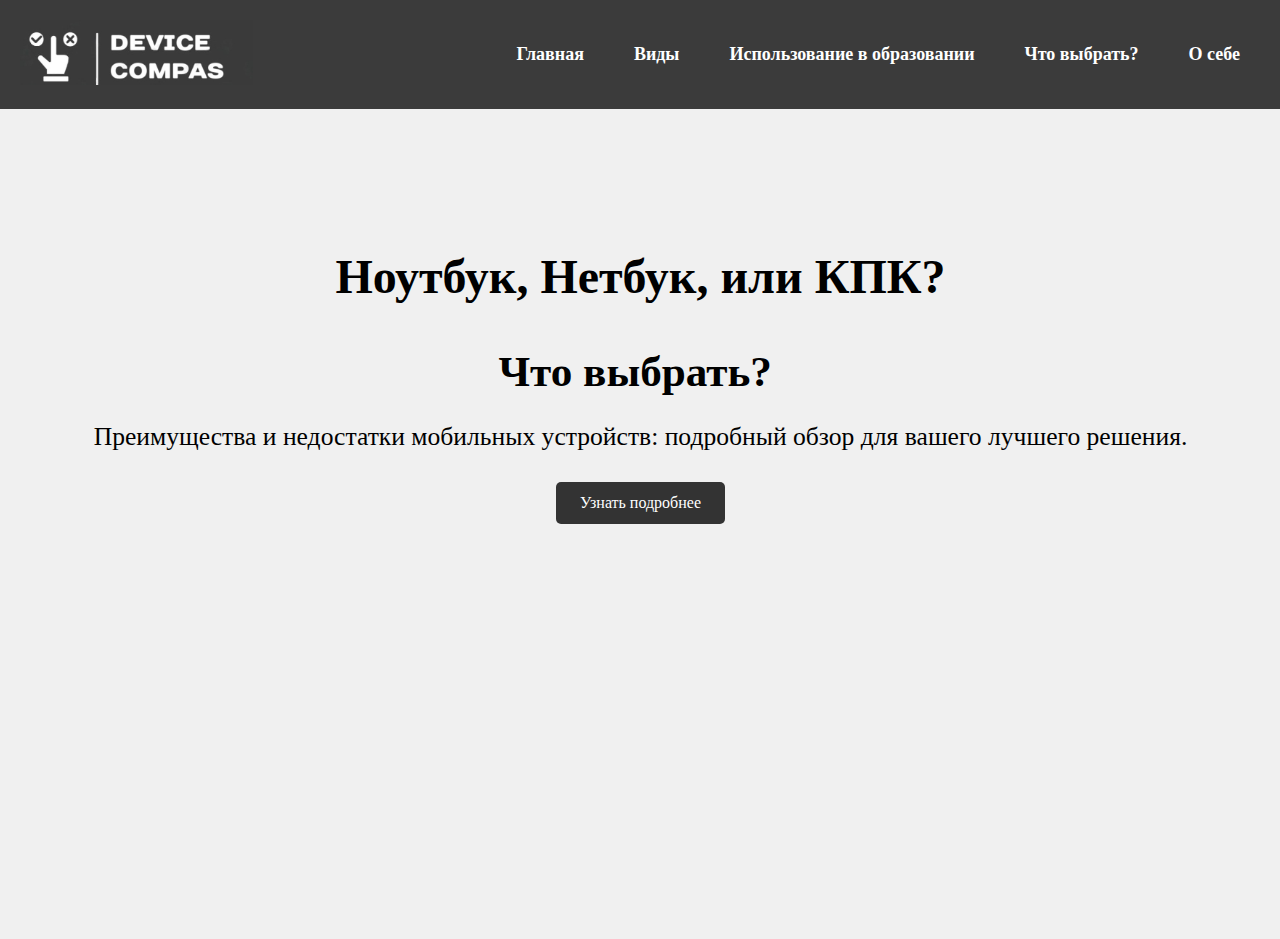
<file: index.html>
<!DOCTYPE html>
<html lang="ru">
<head>
	<meta charset="UTF-8">
	<meta name="viewport" content="width=device-width, initial-scale=1.0">
	<title>Преимущества и недостатки ноутбука,нетбука и карманных компьютеров </title>
	<link rel="stylesheet" href="css/style.css">
	<link rel="stylesheet" href="https://cdnjs.cloudflare.com/ajax/libs/font-awesome/6.0.0/css/all.min.css" integrity="sha512-9usAa10IRO0HhonpyAIVpjrylPvoDwiPUiKdWk5t3PyolY1cOd4DSE0Ga+ri4AuTroPR5aQvXU9xC6qOPnzFeg==" crossorigin="anonymous" referrerpolicy="no-referrer" />
    <link rel="stylesheet" href="https://cdnjs.cloudflare.com/ajax/libs/animate.css/4.1.1/animate.min.css"/>
</head>
<body style="font-family: 'Times New Roman', Times, serif;">

  <header class="header1" >
        <div class="container2">
            <nav class="nav1">
                <a href="#" class="logo1"><img src="ris/logo.jpg" alt="Логотип ноутбука"></a>
                <ul class="menu1">
                    <li><a href="main.html" style="color:white">Главная</a></li>
					<li><a href="types.html" style="color:white">Виды</a></li>
					<li><a href="education.html" style="color:white">Использование в образовании</a></li>
					<li><a href="choice.html" style="color:white"> Что выбрать?</a></li>
                    <li><a href="about_me.html" style="color:white">О себе</a></li>
                </ul>
            </nav>
			</header>
            

<main>
	<section class="hero">
	<div class="hero-content animate__animated animate__fadeInDown1">
		<h2>Ноутбук, Нетбук, или КПК? </h2>
<h3>		Что выбрать? <i class="fas fa-laptop1"></i></h3>
<p>Преимущества и недостатки мобильных устройств: подробный обзор для вашего лучшего решения.
</p>
		<a href="main.html" class="btn1">Узнать подробнее</a>
        </div>
	</section>
</main>
</body> 
</html>
</file>
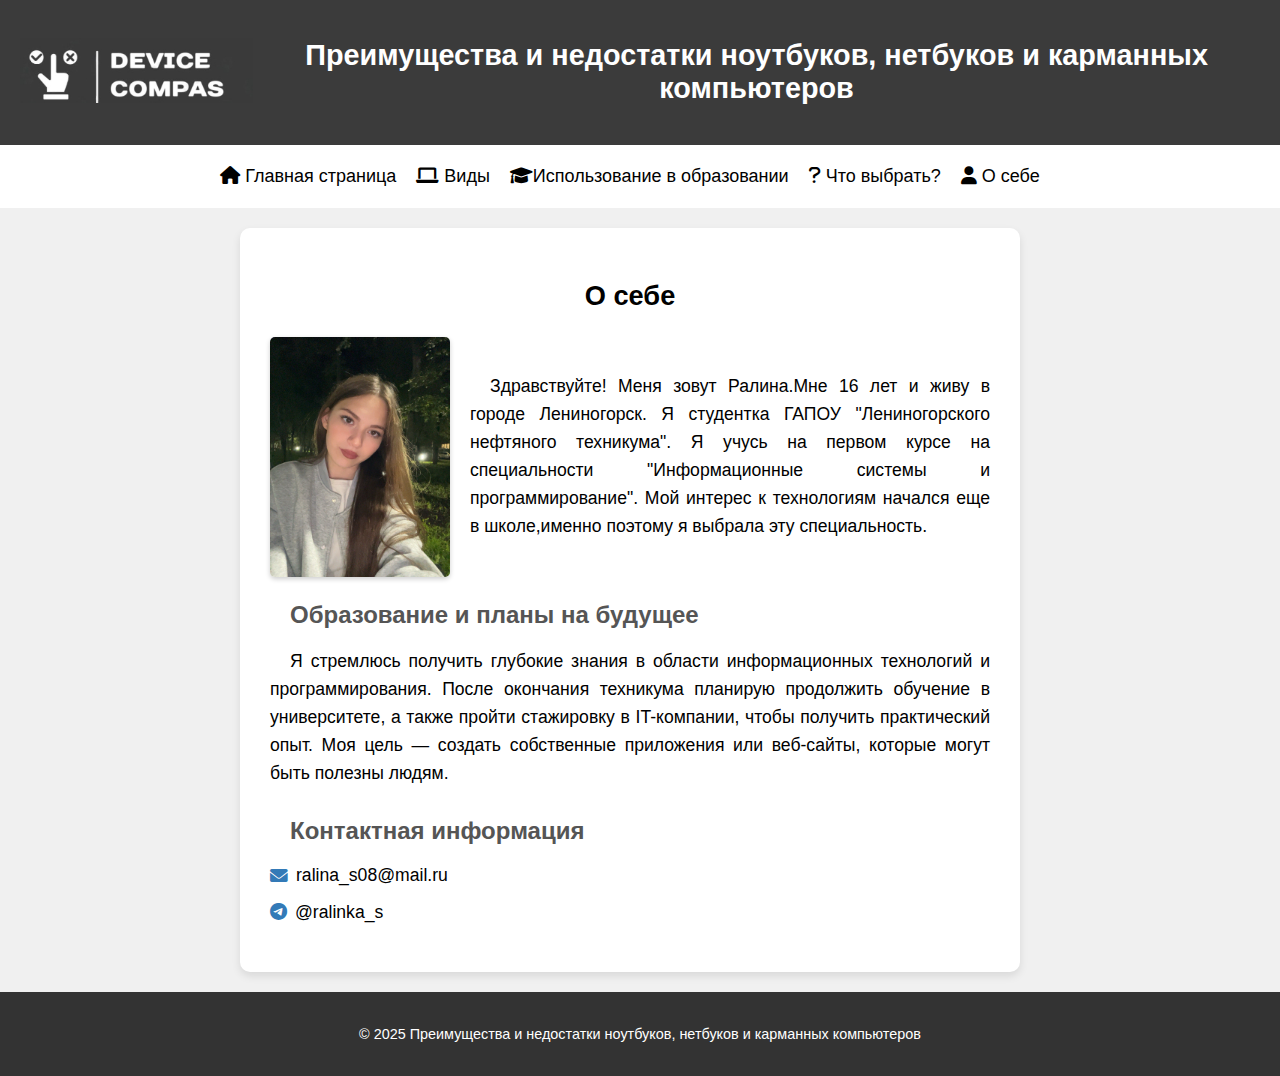
<file: about_me.html>
<!DOCTYPE html>
<html lang="ru">
<head>
    <meta charset="UTF-8">
    <meta name="viewport" content="width=device-width, initial-scale=1.0">
    <title>О себе</title>
    <link rel="stylesheet" href="css/style.css">
    <link rel="stylesheet" href="https://cdnjs.cloudflare.com/ajax/libs/font-awesome/6.0.0/css/all.min.css" integrity="sha512-9usAa10IRO0HhonpyAIVpjrylPvoDwiPUiKdWk5t3PyolY1cOd4DSE0Ga+ri4AuTroPR5aQvXU9xC6qOPnzFeg==" crossorigin="anonymous" referrerpolicy="no-referrer" />
	
    <link href="https://fonts.googleapis.com/css2?family=Roboto:wght@400;700&display=swap" rel="stylesheet">
</head>
<body class="body-gray">

    <header>
        <div class="header">
            <div class="logo">
                <img src="ris/logo.jpg" alt="Логотип сайта">
            </div>
            <h1 class="header-title">Преимущества и недостатки ноутбуков, нетбуков и карманных компьютеров</h1>
        </div>
    </header>
    
    <nav class="nav2">
        <ul>
            <li class="active"><a href="main.html" aria-current="page"><i class="fas fa-home"></i> Главная страница</a></li>
			<li><a href="types.html"><i class="fas fa-laptop"></i> Виды</a></li>
            <li><a href="education.html"><i class="fas fa-graduation-cap"></i>Использование в образовании</a></li>
            <li><a href="choice.html"><i class="fas fa-question"></i> Что выбрать?</a></li>
			<li><a href="about_me.html"><i class="fas fa-user"></i> О себе</a></li>
        </ul>
    </nav>


    <div class="container1">
        <main>
            <section class="about-me">
                <h2>О себе</h2>
                <div class="about-me-content">
                    <img src="ris/my photo.jpg" alt="Моя фотография" class="profile-photo">
                    <p>
                        Здравствуйте! Меня зовут Ралина.Мне 16 лет и живу в городе Лениногорск. Я студентка ГАПОУ "Лениногорского нефтяного техникума". Я учусь на первом курсе на специальности "Информационныe системы и программирование". Мой интерес к технологиям начался еще в школе,именно поэтому я выбрала эту специальность.
                    </p>
                </div>
				<h3>Образование и планы на будущее</h3>
                <p>
                    Я стремлюсь получить глубокие знания в области информационных технологий и программирования. После окончания техникума планирую продолжить обучение в университете, а также пройти стажировку в IT-компании, чтобы получить практический опыт. Моя цель — создать собственные приложения или веб-сайты, которые могут быть полезны людям.
                </p>
                <div class="skills">
                <div class="contact-info">
                    <h3>Контактная информация</h3>
                    <ul>
                         <li><i class="fas fa-envelope"></i><a href="mailto:ralina_s08@mail.ru" class="link">ralina_s08@mail.ru</a></li>
						<li><i class="fab fa-telegram"></i> <a href="https://t.me/ralinka_s"class="link">@ralinka_s</a></li> 
                    </ul>
                </div>

            </section>
        </main>
    </div>

    <footer>
        <p>&copy; 2025 Преимущества и недостатки ноутбуков, нетбуков и карманных компьютеров</p>
    </footer>

</body>
</html>
</file>
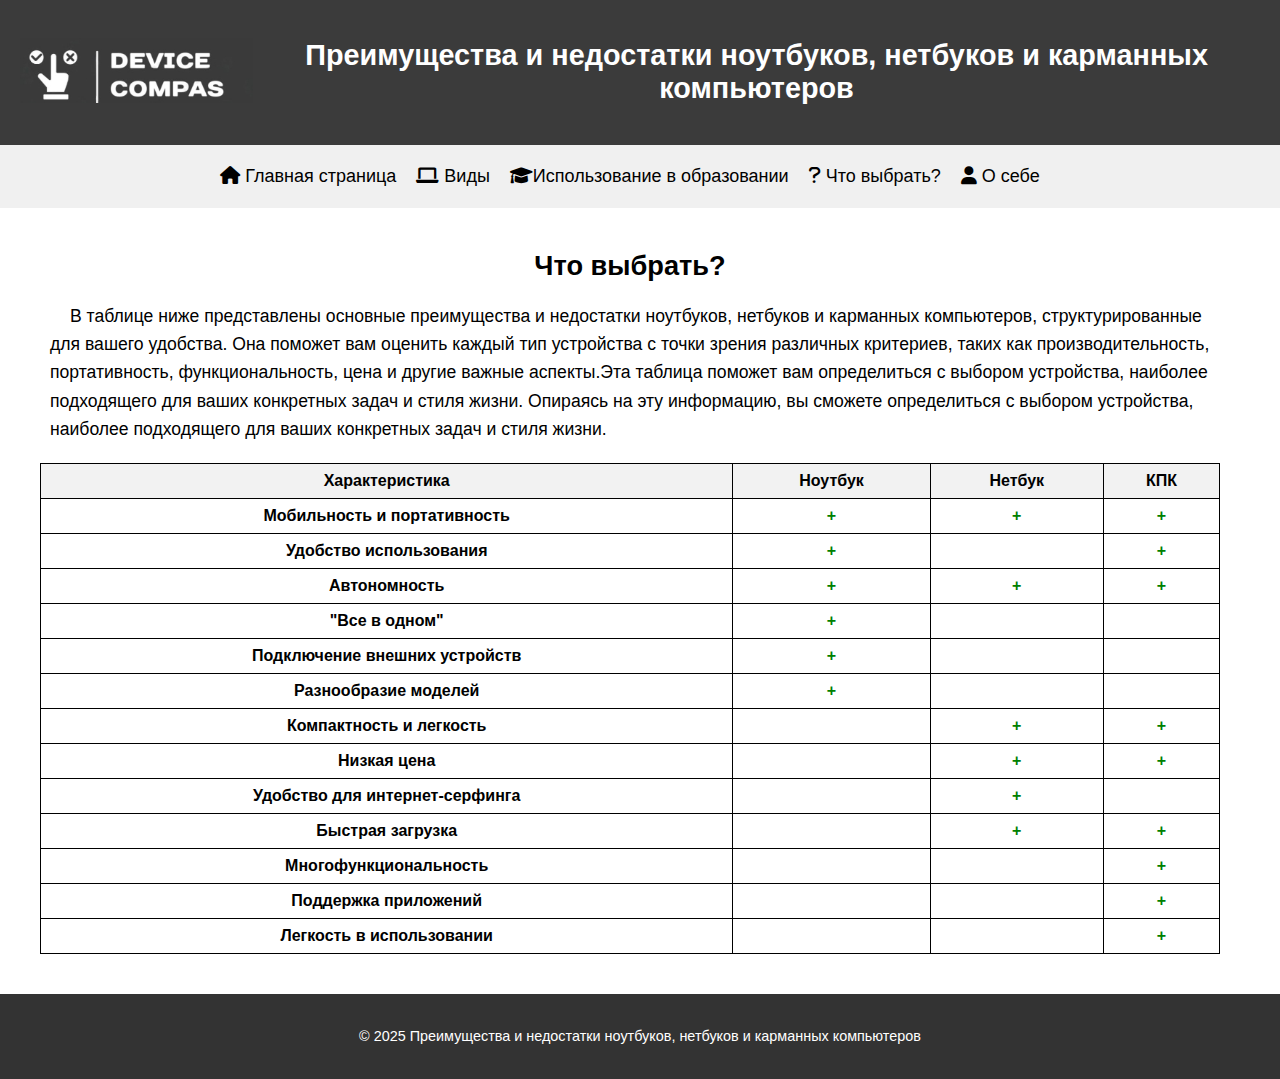
<file: choice.html>
<!DOCTYPE html>
<html lang="ru">
<head>
    <meta charset="UTF-8">
    <meta name="viewport" content="width=device-width, initial-scale=1.0"> 
    <title>Что выбрать?</title>
    <link rel="stylesheet" href="css/style.css">
	<link rel="stylesheet" href="https://cdnjs.cloudflare.com/ajax/libs/font-awesome/6.0.0/css/all.min.css" integrity="sha512-9usAa10IRO0HhonpyAIVpjrylPvoDwiPUiKdWk5t3PyolY1cOd4DSE0Ga+ri4AuTroPR5aQvXU9xC6qOPnzFeg==" crossorigin="anonymous" referrerpolicy="no-referrer" />
</head>
<body>

    <header>
        <div class="header">
            <div class="logo">
                <img src="ris/logo.jpg" alt="Логотип сайта">
            </div>
            <h1 class="header-title">Преимущества и недостатки ноутбуков, нетбуков и карманных компьютеров</h1>
        </div>
    </header>
    
    <nav class="nav3"> 
        <ul>
            <li class="active"><a href="main.html" aria-current="page"><i class="fas fa-home"></i> Главная страница</a></li>
			<li><a href="types.html"><i class="fas fa-laptop"></i> Виды</a></li>
            <li><a href="education.html"><i class="fas fa-graduation-cap"></i>Использование в образовании</a></li>
            <li><a href="choice.html"><i class="fas fa-question"></i> Что выбрать?</a></li>
			<li><a href="about_me.html"><i class="fas fa-user"></i> О себе</a></li>
        </ul>
    </nav>
<div class="container">	
	<main>
     <section class="content">
		<h2>Что выбрать?</h2>
        <p>В таблице ниже представлены основные преимущества и недостатки ноутбуков, нетбуков и карманных компьютеров, структурированные для вашего удобства. Она поможет вам оценить каждый тип устройства с точки зрения различных критериев, таких как производительность, портативность, функциональность, цена и другие важные аспекты.Эта таблица поможет вам определиться с выбором устройства, наиболее подходящего для ваших конкретных задач и стиля жизни. Опираясь на эту информацию, вы сможете определиться с выбором устройства, наиболее подходящего для ваших конкретных задач и стиля жизни.</p>
        
        <table>
            <thead>
                <tr>
                    <th>Характеристика</th>
                    <th>Ноутбук</th>
                    <th>Нетбук</th>
                    <th>КПК</th>
                </tr>
            </thead>
            <tbody>
                <tr>
                    <td><strong>Мобильность и портативность</strong></td>
                    <td><span class="plus">+</span></td>
                    <td><span class="plus">+</span></td>
                    <td><span class="plus">+</span></td>
                </tr>
                <tr>
                    <td><strong>Удобство использования</strong></td>
                    <td><span class="plus">+</span></td>
                    <td></td>
                    <td><span class="plus">+</span></td>
                </tr>
                <tr>
                    <td><strong>Автономность</strong></td>
                    <td><span class="plus">+</span></td>
                    <td><span class="plus">+</span></td>
                    <td><span class="plus">+</span></td>
                </tr>
                <tr>
                    <td><strong>"Все в одном"</strong></td>
                    <td><span class="plus">+</span></td>
                    <td></td>
                    <td></td>
                </tr>
                <tr>
                    <td><strong>Подключение внешних устройств</strong></td>
                    <td><span class="plus">+</span></td>
                    <td></td>
                    <td></td>
                </tr>
                <tr>
                    <td><strong>Разнообразие моделей</strong></td>
                    <td><span class="plus">+</span></td>
                    <td></td>
                    <td></td>
                </tr>
                <tr>
                    <td><strong>Компактность и легкость</strong></td>
                    <td></td>
                    <td><span class="plus">+</span></td>
                    <td><span class="plus">+</span></td>
                </tr>
                <tr>
                    <td><strong>Низкая цена</strong></td>
                    <td></td>
                    <td><span class="plus">+</span></td>
                    <td><span class="plus">+</span></td>
                </tr>
                <tr>
                    <td><strong>Удобство для интернет-серфинга</strong></td>
                    <td></td>
                    <td><span class="plus">+</span></td>
                    <td></td>
                </tr>
                <tr>

                    <td><strong>Быстрая загрузка</strong></td>
                    <td></td>
                    <td><span class="plus">+</span></td>
                    <td><span class="plus">+</span></td>
                </tr>
                <tr>
                    <td><strong>Многофункциональность</strong></td>
                    <td></td>
                    <td></td>
                    <td><span class="plus">+</span></td>
                </tr>
                <tr>
                    <td><strong>Поддержка приложений</strong></td>
                    <td></td>
                    <td></td>
                    <td><span class="plus">+</span></td>
                </tr>
                <tr>
                    <td><strong>Легкость в использовании</strong></td>
                    <td></td>
                    <td></td>
                    <td><span class="plus">+</span></td>
                </tr>

            </tbody>
        </table>
</div>
    </main>

    <footer>
        <p>&copy; 2025 Преимущества и недостатки ноутбуков, нетбуков и карманных компьютеров</p>
    </footer>

</body>
</html>
</file>
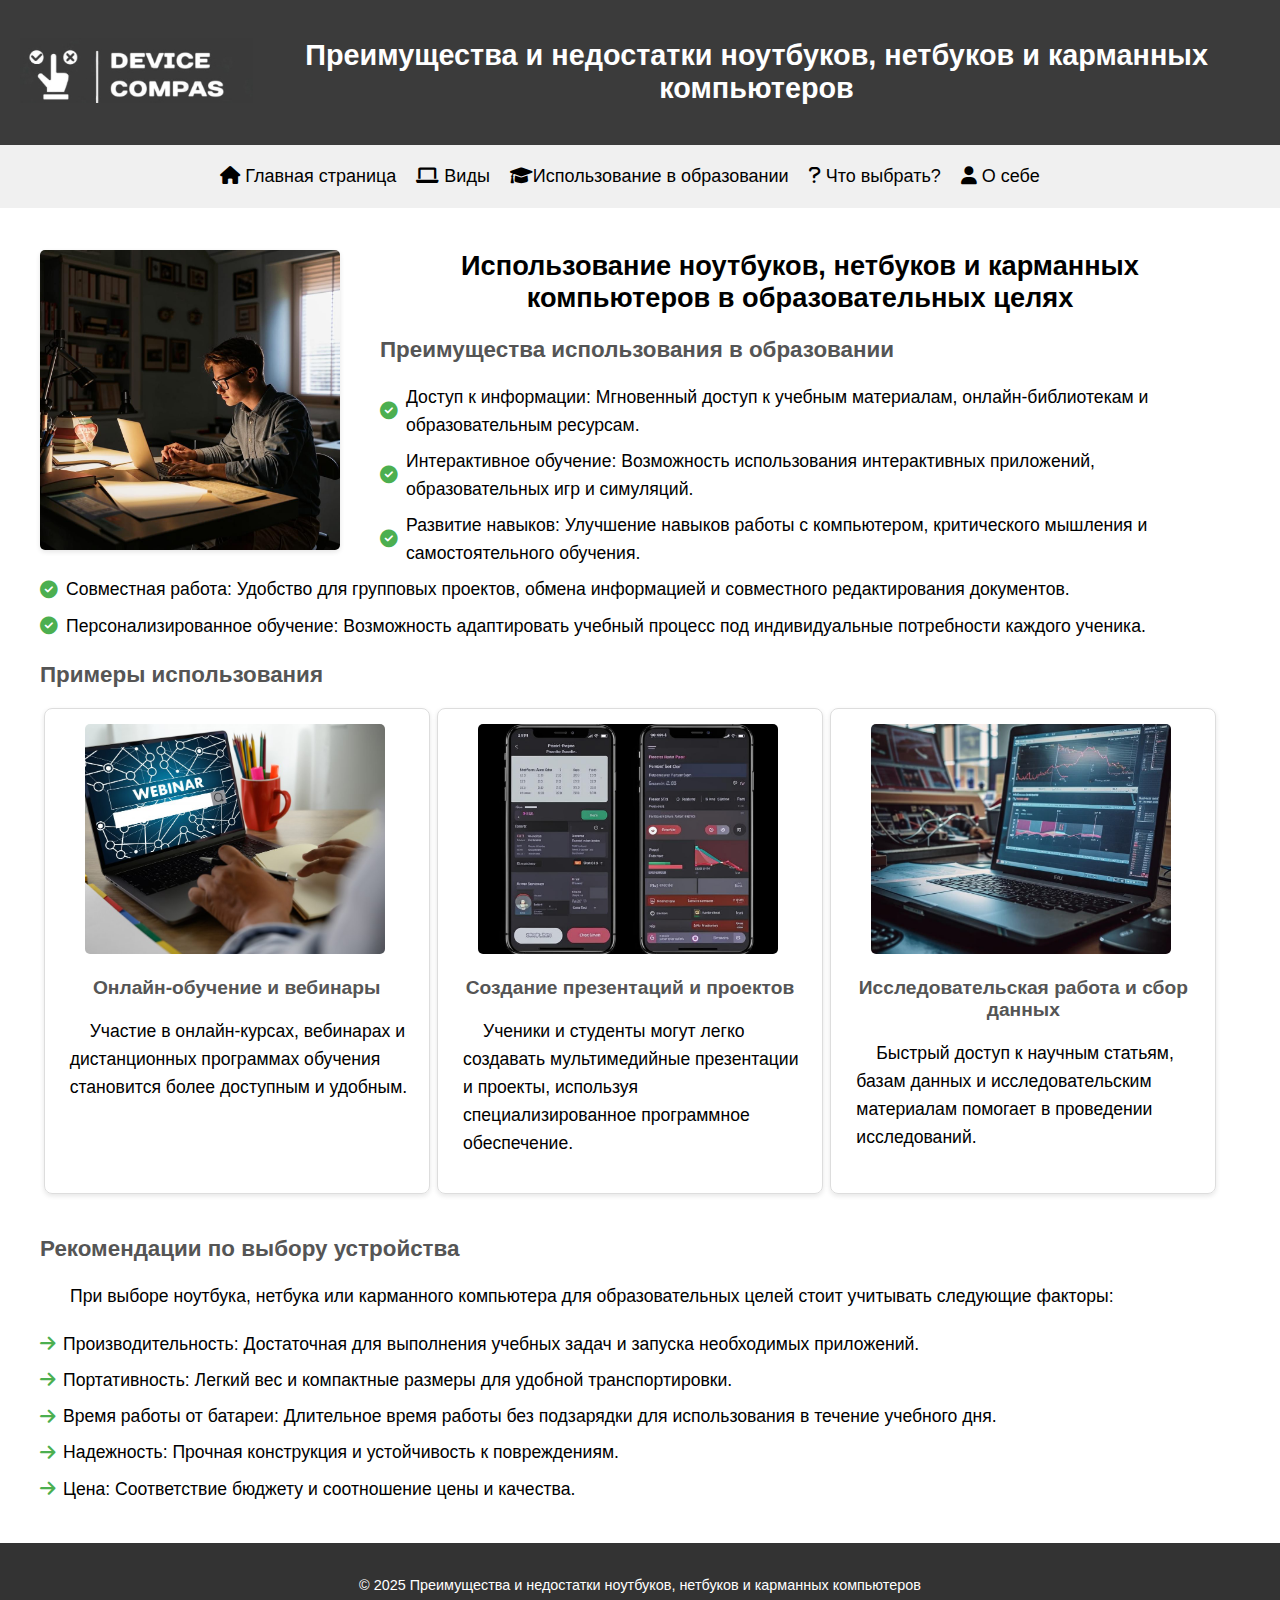
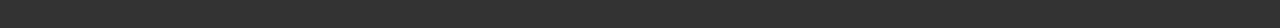
<file: education.html>
<!DOCTYPE html>
<html lang="ru">
<head>
    <meta charset="UTF-8">
    <meta name="viewport" content="width=device-width, initial-scale=1.0">
    <title>Использование ноутбука, нетбука и карманного компьютера в образовательных целях</title>
    <link rel="stylesheet" href="css/style.css">
	 <link rel="stylesheet" href="https://cdnjs.cloudflare.com/ajax/libs/font-awesome/6.0.0/css/all.min.css" integrity="sha512-9usAa10IRO0HhonpyAIVpjrylPvoDwiPUiKdWk5t3PyolY1cOd4DSE0Ga+ri4AuTroPR5aQvXU9xC6qOPnzFeg==" crossorigin="anonymous" referrerpolicy="no-referrer" />
</head>
<body>

    <header>
        <div class="header">
            <div class="logo">
                <img src="ris/logo.jpg" alt="Логотип сайта">
            </div>
            <h1 class="header-title">Преимущества и недостатки ноутбуков, нетбуков и карманных компьютеров</h1>
        </div>
    </header>
    
    <nav class="nav3"> 
        <ul>
            <li class="active"><a href="main.html" aria-current="page"><i class="fas fa-home"></i> Главная страница</a></li>
			<li><a href="types.html"><i class="fas fa-laptop"></i> Виды</a></li>
			<li><a href="education.html"><i class="fas fa-graduation-cap"></i>Использование в образовании</a></li>
            <li><a href="choice.html"><i class="fas fa-question"></i> Что выбрать?</a></li>
			<li><a href="about_me.html"><i class="fas fa-user"></i> О себе</a></li>
        </ul>
    </nav>

    <div class="container">
        <main>
            <section class="content">
                <img src="ris/education.jpg" alt="Образование с ноутбуком" class="content-image">
                <h2>Использование ноутбуков, нетбуков и карманных компьютеров в образовательных целях</h2>
					<h3>Преимущества использования в образовании</h3>
                 <ul class="list-style-1">
                    <li><i class="fas fa-check-circle"></i> 
			
					Доступ к информации: Мгновенный доступ к учебным материалам, онлайн-библиотекам и образовательным ресурсам.</li>
                    <li><i class="fas fa-check-circle"></i> 
					
					Интерактивное обучение: Возможность использования интерактивных приложений, образовательных игр и симуляций.</li>
                    <li><i class="fas fa-check-circle"></i> 
					Развитие навыков: Улучшение навыков работы с компьютером, критического мышления и самостоятельного обучения.</li>
                    <li><i class="fas fa-check-circle"></i> Совместная работа: Удобство для групповых проектов, обмена информацией и совместного редактирования документов.</li>
                    <li><i class="fas fa-check-circle"></i>Персонализированное обучение: Возможность адаптировать учебный процесс под индивидуальные потребности каждого ученика.</li>
                </ul>

                <h3>Примеры использования</h3>
                <div class="education-examples">
                    <div class="example-item">
					                        <img src="ris/education1.jpg" alt="Онлайн-обучение" class="example-image">
                        <h3>Онлайн-обучение и вебинары</h3>
                        <p>Участие в онлайн-курсах, вебинарах и дистанционных программах обучения становится более доступным и удобным.</p>
                    </div>
                    <div class="example-item">
                        <img src="ris/education2.jpg" alt="Создание презентаций" class="example-image">
                        <h3>Создание презентаций и проектов</h3>
                        <p>Ученики и студенты могут легко создавать мультимедийные презентации и проекты, используя специализированное программное обеспечение.</p>
                    </div>
                    <div class="example-item">
                        <img src="ris/education3.jpg" alt="Исследовательская работа" class="example-image">
                        <h3>Исследовательская работа и сбор данных</h3>
                        <p>Быстрый доступ к научным статьям, базам данных и исследовательским материалам помогает в проведении исследований.</p>
                    </div>
                </div>

                <h3>Рекомендации по выбору устройства</h3>
                <p>При выборе ноутбука, нетбука или карманного компьютера для образовательных целей стоит учитывать следующие факторы:</p>
                <ul class="list-style-1">
                    <li><i class="fas fa-arrow-right"></i> Производительность: Достаточная для выполнения учебных задач и запуска необходимых приложений.</li>
                    <li><i class="fas fa-arrow-right"></i> Портативность: Легкий вес и компактные размеры для удобной транспортировки.</li>
                    <li><i class="fas fa-arrow-right"></i> Время работы от батареи: Длительное время работы без подзарядки для использования в течение учебного дня.</li>
                    <li><i class="fas fa-arrow-right"></i> Надежность: Прочная конструкция и устойчивость к повреждениям.</li>
                    <li><i class="fas fa-arrow-right"></i> Цена: Соответствие бюджету и соотношение цены и качества.</li>
                </ul>
            </section>
        </main>
    </div>

    <footer>
        <p>&copy; 2025 Преимущества и недостатки ноутбуков, нетбуков и карманных компьютеров</p>
    </footer>

</body>
</html>
</file>
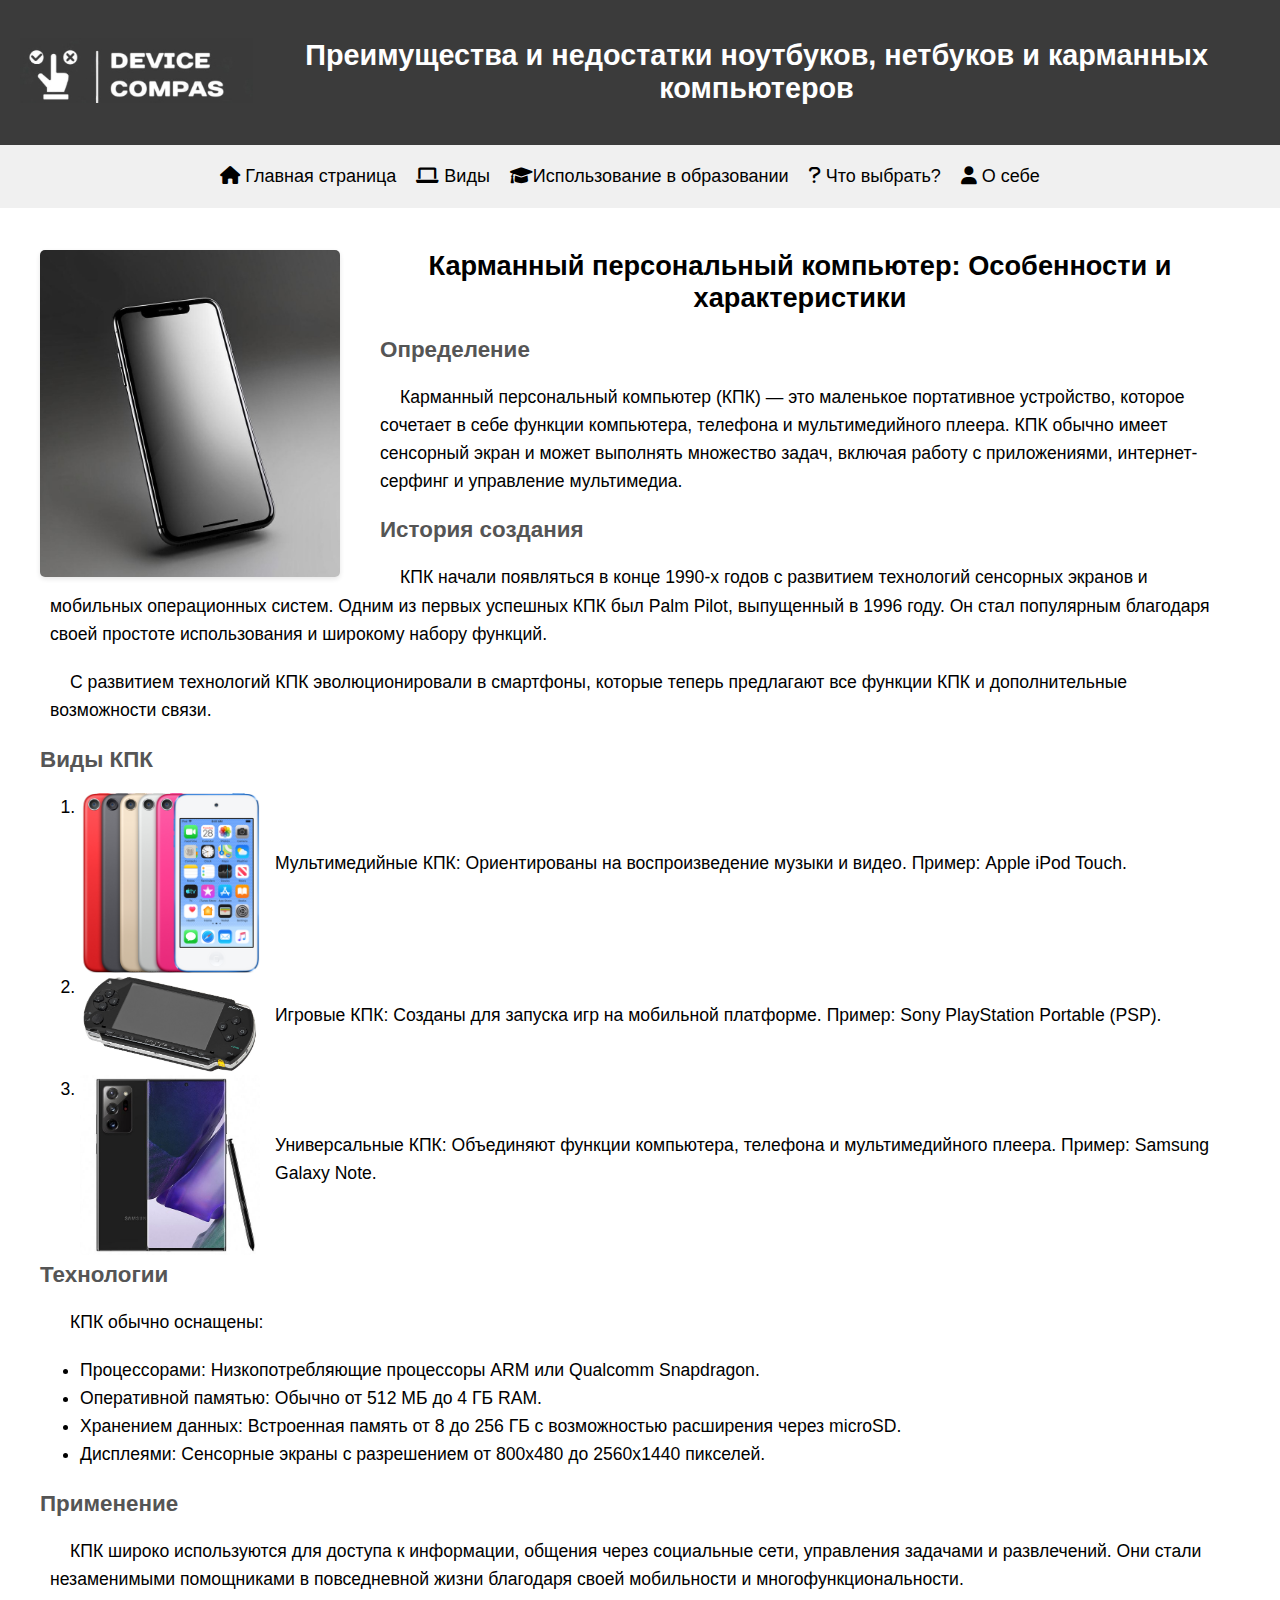
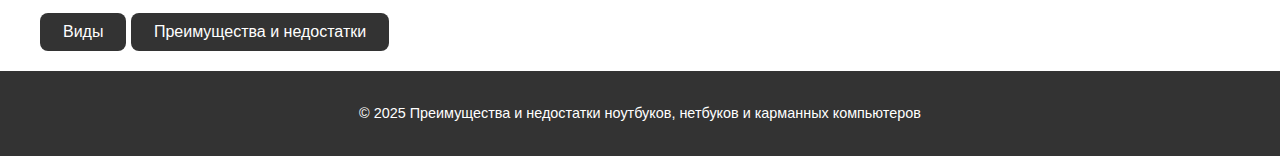
<file: kpk.html>
<!DOCTYPE html>
<html lang="ru">
<head>
    <meta charset="UTF-8">
    <meta name="viewport" content="width=device-width, initial-scale=1.0"> <!-- Добавлено для адаптивности -->
    <title>Карманный персональный компьютер</title>
    <link rel="stylesheet" href="css/style.css">
	<link rel="stylesheet" href="https://cdnjs.cloudflare.com/ajax/libs/font-awesome/6.0.0/css/all.min.css" integrity="sha512-9usAa10IRO0HhonpyAIVpjrylPvoDwiPUiKdWk5t3PyolY1cOd4DSE0Ga+ri4AuTroPR5aQvXU9xC6qOPnzFeg==" crossorigin="anonymous" referrerpolicy="no-referrer" />
</head>
<body>

    <header>
        <div class="header">
            <div class="logo">
                <img src="ris/logo.jpg" alt="Логотип сайта">
            </div>
            <h1 class="header-title">Преимущества и недостатки ноутбуков, нетбуков и карманных компьютеров</h1>
        </div>
    </header>
    
     <nav class="nav3"> 
        <ul>
			<li class="active"><a href="main.html" aria-current="page"><i class="fas fa-home"></i> Главная страница</a></li>
			<li><a href="types.html"><i class="fas fa-laptop"></i> Виды</a></li>
            <li><a href="education.html"><i class="fas fa-graduation-cap"></i>Использование в образовании</a></li>
            <li><a href="choice.html"><i class="fas fa-question"></i> Что выбрать?</a></li>
			<li><a href="about_me.html"><i class="fas fa-user"></i> О себе</a></li>
        </ul>
    </nav>

    <div class="container">
        <main>
            <section class="content">
                <img src="ris/phone.jpg" alt="Карманный персональный компьютер" class="content-image"> 
                <h2>Карманный персональный компьютер: Особенности и характеристики</h2>
                
                <h3>Определение</h3>
                <p>Карманный персональный компьютер (КПК) — это маленькое портативное устройство, которое сочетает в себе функции компьютера, телефона и мультимедийного плеера. КПК обычно имеет сенсорный экран и может выполнять множество задач, включая работу с приложениями, интернет-серфинг и управление мультимедиа.</p>

                <h3>История создания</h3>
                <p>КПК начали появляться в конце 1990-х годов с развитием технологий сенсорных экранов и мобильных операционных систем. Одним из первых успешных КПК был Palm Pilot, выпущенный в 1996 году. Он стал популярным благодаря своей простоте использования и широкому набору функций.</p>
                <p>С развитием технологий КПК эволюционировали в смартфоны, которые теперь предлагают все функции КПК и дополнительные возможности связи.</p>

                <h3>Виды КПК</h3>
                <ol>
                    <li>
                        <img src="ris/multimedia kpk.png" alt="Мультимедийный КПК" class="content-subsection-image">
                        <br>
						<br>
						Мультимедийные КПК: Ориентированы на воспроизведение музыки и видео. Пример: Apple iPod Touch.
                    </li>
                    <li>
                        <img src="ris/game kpk.jpg" alt="Игровой КПК" class="content-subsection-image">  
                        <br>
						Игровые КПК: Созданы для запуска игр на мобильной платформе. Пример: Sony PlayStation Portable (PSP).
                    </li>
                    <li>
                        <img src="ris/universal kpk.jpg" alt="Универсальный КПК" class="content-subsection-image">
						<br>
						<br>
                        Универсальные КПК: Объединяют функции компьютера, телефона и мультимедийного плеера. Пример: Samsung Galaxy Note.
                    </li>
                </ol>
				<br>
				<br>
                <h3>Технологии</h3>
                <p>КПК обычно оснащены:</p>
                <ul>
                    <li>Процессорами: Низкопотребляющие процессоры ARM или Qualcomm Snapdragon.</li>
                    <li>Оперативной памятью: Обычно от 512 МБ до 4 ГБ RAM.</li>
                    <li>Хранением данных: Встроенная память от 8 до 256 ГБ с возможностью расширения через microSD.</li>
                    <li>Дисплеями: Сенсорные экраны с разрешением от 800x480 до 2560x1440 пикселей.</li>
                </ul>

                <h3>Применение</h3>
                <p>КПК широко используются для доступа к информации, общения через социальные сети, управления задачами и развлечений. Они стали незаменимыми помощниками в повседневной жизни благодаря своей мобильности и многофункциональности.</p>

                <a href="types.html" class="btn">Виды</a>
				<a href="kpk_advantages_disadvantages.html" class="btn">Преимущества и недостатки</a>
            </section>
        </main>
    </div>

    <footer>
        <p>&copy; 2025 Преимущества и недостатки ноутбуков, нетбуков и карманных компьютеров</p>
    </footer>

</body>
</html>
</file>
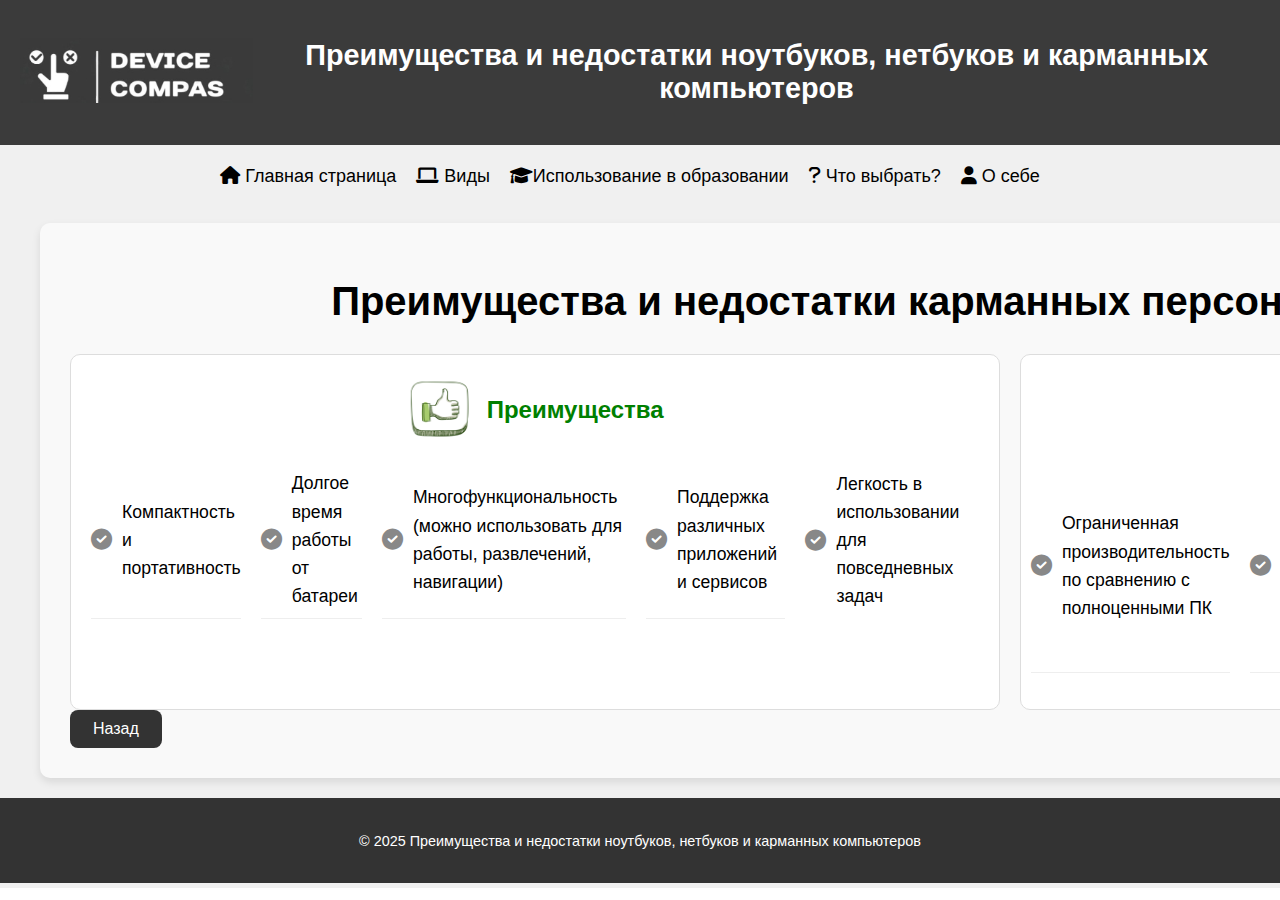
<file: kpk_advantages_disadvantages.html>
<!DOCTYPE html>
<html lang="ru">
<head>
    <meta charset="UTF-8">
	<meta name="viewport" content="width=device-width, initial-scale=1.0"> 
    <title>Преимущества и недостатки нетбуков</title>
    <link rel="stylesheet" href="css/style.css">
    <link rel="stylesheet" href="https://cdnjs.cloudflare.com/ajax/libs/font-awesome/6.0.0/css/all.min.css" integrity="sha512-9usAa10IRO0HhonpyAIVpjrylPvoDwiPUiKdWk5t3PyolY1cOd4DSE0Ga+ri4AuTroPR5aQvXU9xC6qOPnzFeg==" crossorigin="anonymous" referrerpolicy="no-referrer" />
</head>
<body>

	<header>
        <div class="header">
            <div class="logo">
                <img src="ris/logo.jpg" alt="Логотип сайта">
            </div>
            <h1 class="header-title">Преимущества и недостатки ноутбуков, нетбуков и карманных компьютеров</h1>
        </div>
    </header>


      <nav class="nav3"> 
        <nav>
            <ul>
                <li class="active"><a href="main.html" aria-current="page"><i class="fas fa-home"></i> Главная страница</a></li>
				<li><a href="types.html"><i class="fas fa-laptop"></i> Виды</a></li>
                <li><a href="education.html"><i class="fas fa-graduation-cap"></i>Использование в образовании</a></li>
                <li><a href="choice.html"><i class="fas fa-question"></i> Что выбрать?</a></li>
				<li><a href="about_me.html"><i class="fas fa-user"></i> О себе</a></li>
            </ul>
        </nav>
    </div>

	<div class="container">
        <main>
            <section class="advantages-disadvantages">
                <h1>Преимущества и недостатки карманных персональных компьютеров</h1>
                <div class="columns">
                    <div class="column advantages">
                         <div class="column-header">
                            <img src="ris/advantages.png" alt="Преимущества" class="column-image">
                            <h2 class="advantages-title">Преимущества</h2>
                         </div> 
						   <ul class="styled-list">
                            <li><i class="fas fa-check-circle"></i>Компактность и портативность</li>
                            <li><i class="fas fa-check-circle"></i>Долгое время работы от батареи</li>
                            <li><i class="fas fa-check-circle"></i>Многофункциональность (можно использовать для работы, развлечений, навигации)</li>
                            <li><i class="fas fa-check-circle"></i>Поддержка различных приложений и сервисов</li>
                            <li><i class="fas fa-check-circle"></i>Легкость в использовании для повседневных задач</li>
                        </ul>
                    </div>

                    <div class="column disadvantages">
                        <div class="column-header">
                            <img src="ris/disadvantages.jpeg" alt="Недостатки" class="column-image">
                            <h2 class="disadvantages-title">Недостатки</h2>
                         </div>
                        <ul class="styled-list">
							<li><i class="fas fa-check-circle"></i>Ограниченная производительность по сравнению с полноценными ПК</li>
							<li><i class="fas fa-check-circle"></i>Маленький экран может быть неудобен для длительного использования</li>
                            <li><i class="fas fa-check-circle"></i>Ограниченные возможности ввода данных (неудобная клавиатура)</li>
                            <li><i class="fas fa-check-circle"></i>Меньше возможностей для расширения и подключения периферийных устройств</li>
                            <li><i class="fas fa-check-circle"></i>Чувствительность к повреждениям из-за компактного дизайна</li>
                       </ul>
                    </div>
                </div>


                <a href="kpk.html" class="btn">Назад</a>
            </section>
        </main>
    </div>

    <footer>
        <p>&copy; 2025 Преимущества и недостатки ноутбуков, нетбуков и карманных компьютеров</p>
    </footer>

</body>
</html>
</file>
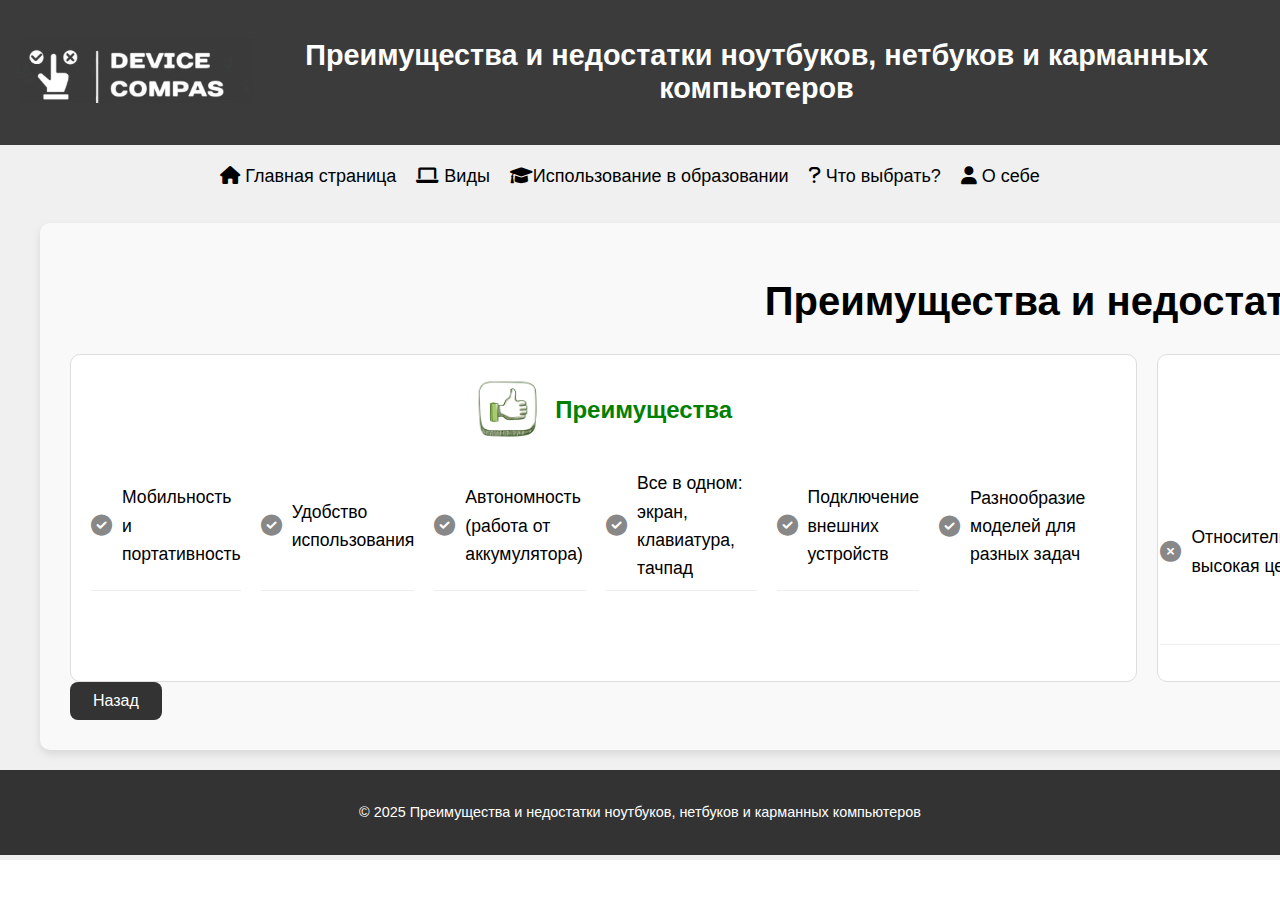
<file: laptop_advantages_disadvantages.html>
<!DOCTYPE html>
<html lang="ru">
<head>
    <meta charset="UTF-8">
	<meta name="viewport" content="width=device-width, initial-scale=1.0"> 
    <title>Преимущества и недостатки ноутбуков</title>
    <link rel="stylesheet" href="css/style.css">
    <link rel="stylesheet" href="https://cdnjs.cloudflare.com/ajax/libs/font-awesome/6.0.0/css/all.min.css" integrity="sha512-9usAa10IRO0HhonpyAIVpjrylPvoDwiPUiKdWk5t3PyolY1cOd4DSE0Ga+ri4AuTroPR5aQvXU9xC6qOPnzFeg==" crossorigin="anonymous" referrerpolicy="no-referrer" />
</head>
<body>

    <header>
        <div class="header">
            <div class="logo">
                <img src="ris/logo.jpg" alt="Логотип сайта">
            </div>
            <h1 class="header-title">Преимущества и недостатки ноутбуков, нетбуков и карманных компьютеров</h1>
        </div>
    </header>

     <nav class="nav3"> 
        <nav>
            <ul>
                <li class="active"><a href="main.html" aria-current="page"><i class="fas fa-home"></i> Главная страница</a></li>
				<li><a href="types.html"><i class="fas fa-laptop"></i> Виды</a></li>
                <li><a href="education.html"><i class="fas fa-graduation-cap"></i>Использование в образовании</a></li>
                <li><a href="choice.html"><i class="fas fa-question"></i> Что выбрать?</a></li>
				<li><a href="about_me.html"><i class="fas fa-user"></i> О себе</a></li>
            </ul>
        </nav>
    </div>

    <div class="container">
        <main>
            <section class="advantages-disadvantages">
                <h1>Преимущества и недостатки ноутбуков</h1>
                <div class="columns">
                    <div class="column advantages">
                         <div class="column-header">
                            <img src="ris/advantages.png" alt="Преимущества" class="column-image">
                            <h2 class="advantages-title">Преимущества</h2>
                         </div>
                        <ul class="styled-list">
                            <li><i class="fas fa-check-circle"></i> Мобильность и портативность</li>
                            <li><i class="fas fa-check-circle"></i> Удобство использования</li>
                            <li><i class="fas fa-check-circle"></i> Автономность (работа от аккумулятора)</li>
                            <li><i class="fas fa-check-circle"></i> Все в одном: экран, клавиатура, тачпад</li>
                            <li><i class="fas fa-check-circle"></i> Подключение внешних устройств</li>
                            <li><i class="fas fa-check-circle"></i> Разнообразие моделей для разных задач</li>
                        </ul>
                    </div>

                    <div class="column disadvantages">
                        <div class="column-header">
                            <img src="ris/disadvantages.jpeg" alt="Недостатки" class="column-image">
                            <h2 class="disadvantages-title">Недостатки</h2>
                         </div>
                        <ul class="styled-list">
                            <li><i class="fas fa-times-circle"></i> Относительно высокая цена</li>
                            <li><i class="fas fa-times-circle"></i> Ограниченные возможности апгрейда</li>
                            <li><i class="fas fa-times-circle"></i> Менее удобная эргономика, чем у настольного ПК</li>
                            <li><i class="fas fa-times-circle"></i> Ограниченная ремонтопригодность</li>
                            <li><i class="fas fa-times-circle"></i> Производительность может быть ниже, чем у настольного ПК за ту же цену</li>
                            <li><i class="fas fa-times-circle"></i> Нагрев при длительной работе</li>
                        </ul>
                    </div>
                </div>

                <a href="noutbook.html" class="btn">Назад</a>
            </section>
        </main>
    </div>

    <footer>
        <p>&copy; 2025 Преимущества и недостатки ноутбуков, нетбуков и карманных компьютеров</p>
    </footer>

</body>
</html>
</file>
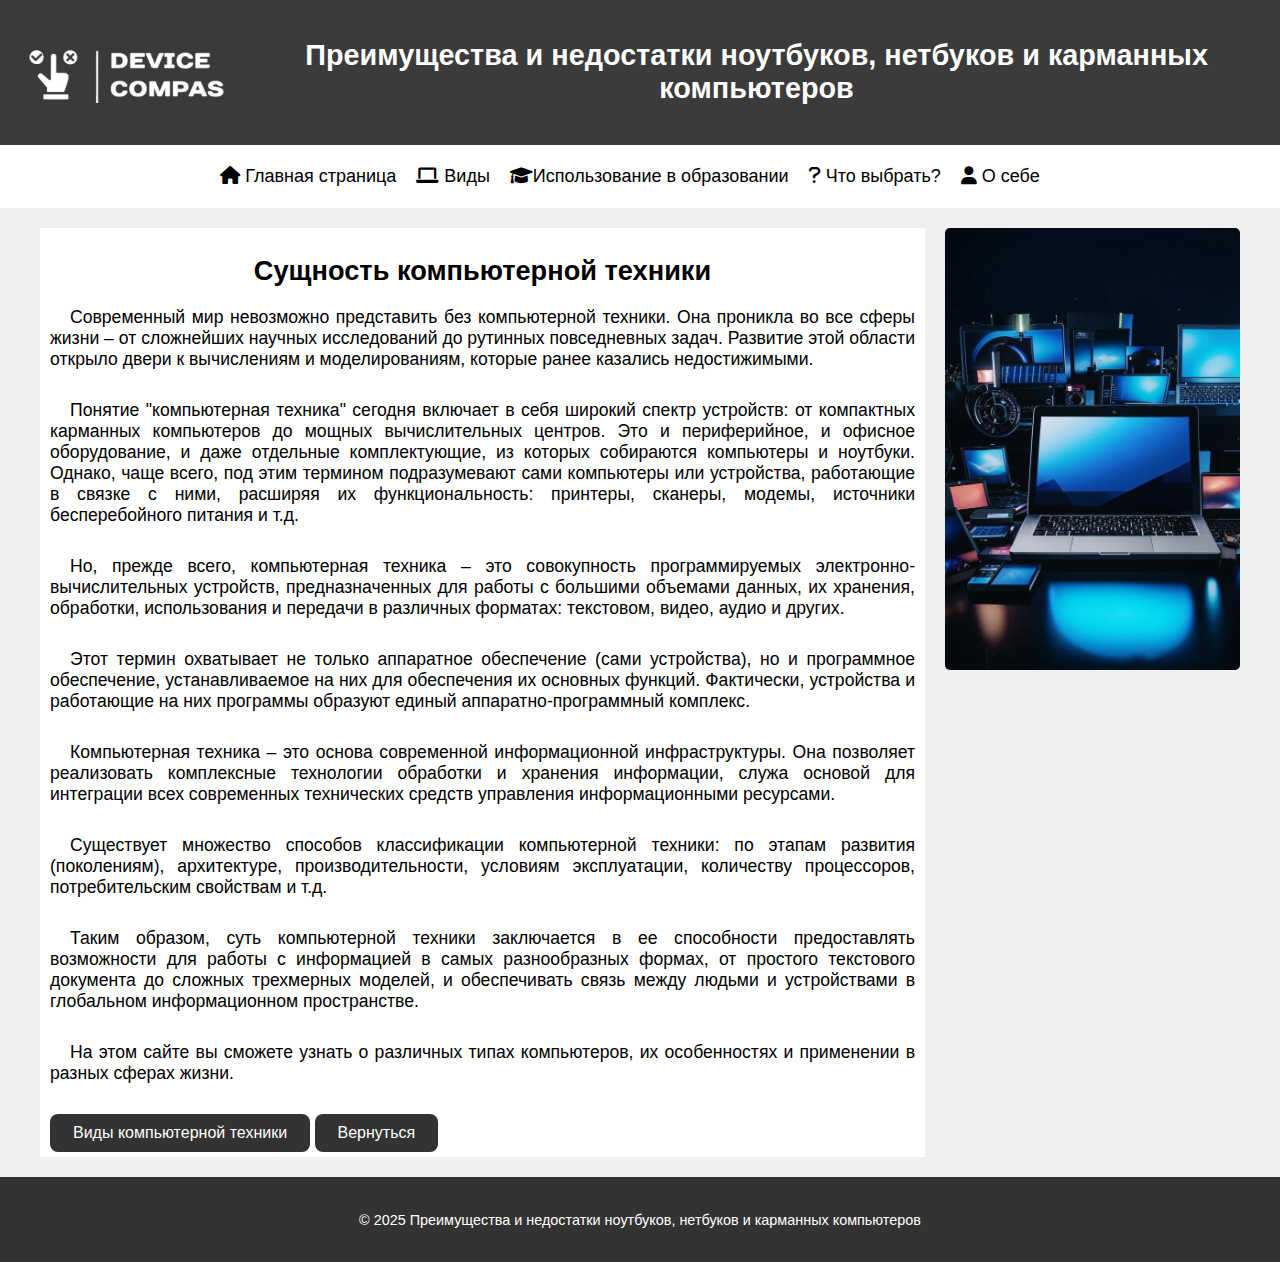
<file: main.html>
<!DOCTYPE html>
<html lang="ru">
<head>
    <meta charset="UTF-8">
	<meta name="viewport" content="width=device-width, initial-scale=1.0"> 
    <title>Преимущества и недостатки ноутбуков, нетбуков и карманных компьютеров</title>
    <link rel="stylesheet" href="css/style.css">
	<link rel="stylesheet" href="https://cdnjs.cloudflare.com/ajax/libs/font-awesome/6.0.0/css/all.min.css" integrity="sha512-9usAa10IRO0HhonpyAIVpjrylPvoDwiPUiKdWk5t3PyolY1cOd4DSE0Ga+ri4AuTroPR5aQvXU9xC6qOPnzFeg==" crossorigin="anonymous" referrerpolicy="no-referrer" />
</head>
<body class="body-gray">

    <header>
        <div class="header">
            <div class="logo"> 
                <img src="ris/logo.jpg" alt="Логотип сайта">
            </div>
            <h1 class="header-title">Преимущества и недостатки ноутбуков, нетбуков и карманных компьютеров</h1>
        </div>
        </header>
		<div class="nav2">
            <nav>
                <ul>
                    <li class="active"><a href="main.html" aria-current="page"><i class="fas fa-home"></i> Главная страница</a></li>
					<li><a href="types.html"><i class="fas fa-laptop"></i> Виды</a></li>
                    <li><a href="education.html"><i class="fas fa-graduation-cap"></i>Использование в образовании</a></li>
                    <li><a href="choice.html"><i class="fas fa-question"></i> Что выбрать?</a></li>
					<li><a href="about_me.html"><i class="fas fa-user"></i> О себе</a></li>
                </ul>
            </nav>
        </div>

    <div class="container">
        <main>
            <div class="hero1">
                <h2>Сущность компьютерной техники</h2>
                <p>Современный мир невозможно представить без компьютерной техники. Она проникла во все сферы жизни – от сложнейших научных исследований до рутинных повседневных задач. Развитие этой области открыло двери к вычислениям и моделированиям, которые ранее казались недостижимыми.</p>

				<p>Понятие "компьютерная техника" сегодня включает в себя широкий спектр устройств: от компактных карманных компьютеров до мощных вычислительных центров. Это и периферийное, и офисное оборудование, и даже отдельные комплектующие, из которых собираются компьютеры и ноутбуки. Однако, чаще всего, под этим термином подразумевают сами компьютеры или устройства, работающие в связке с ними, расширяя их функциональность: принтеры, сканеры, модемы, источники бесперебойного питания и т.д.</p>

				<p>Но, прежде всего, компьютерная техника – это совокупность программируемых электронно-вычислительных устройств, предназначенных для работы с большими объемами данных, их хранения, обработки, использования и передачи в различных форматах: текстовом, видео, аудио и других.</p>

				<p>Этот термин охватывает не только аппаратное обеспечение (сами устройства), но и программное обеспечение, устанавливаемое на них для обеспечения их основных функций. Фактически, устройства и работающие на них программы образуют единый аппаратно-программный комплекс.</p>

				<p>Компьютерная техника – это основа современной информационной инфраструктуры. Она позволяет реализовать комплексные технологии обработки и хранения информации, служа основой для интеграции всех современных технических средств управления информационными ресурсами.</p>

				<p>Существует множество способов классификации компьютерной техники: по этапам развития (поколениям), архитектуре, производительности, условиям эксплуатации, количеству процессоров, потребительским свойствам и т.д.</p>

				<p>Таким образом, суть компьютерной техники заключается в ее способности предоставлять возможности для работы с информацией в самых разнообразных формах, от простого текстового документа до сложных трехмерных моделей, и обеспечивать связь между людьми и устройствами в глобальном информационном пространстве.</p>
				<p>На этом сайте вы сможете узнать о различных типах компьютеров, их особенностях и применении в разных сферах жизни.</p>
                <a href="types.html" class="btn">Виды компьютерной техники</a>
				<a href="index.html" class="btn">Вернуться</a>
            </section>
        </main>
        <aside class="sidebar">
            <img src="ris/ris2.jpg" alt="Компьютеры">
        </aside>
    </div>
  <footer>
        <p>&copy; 2025 Преимущества и недостатки ноутбуков, нетбуков и карманных компьютеров </p>
    </footer>
</body>
</html>
</file>
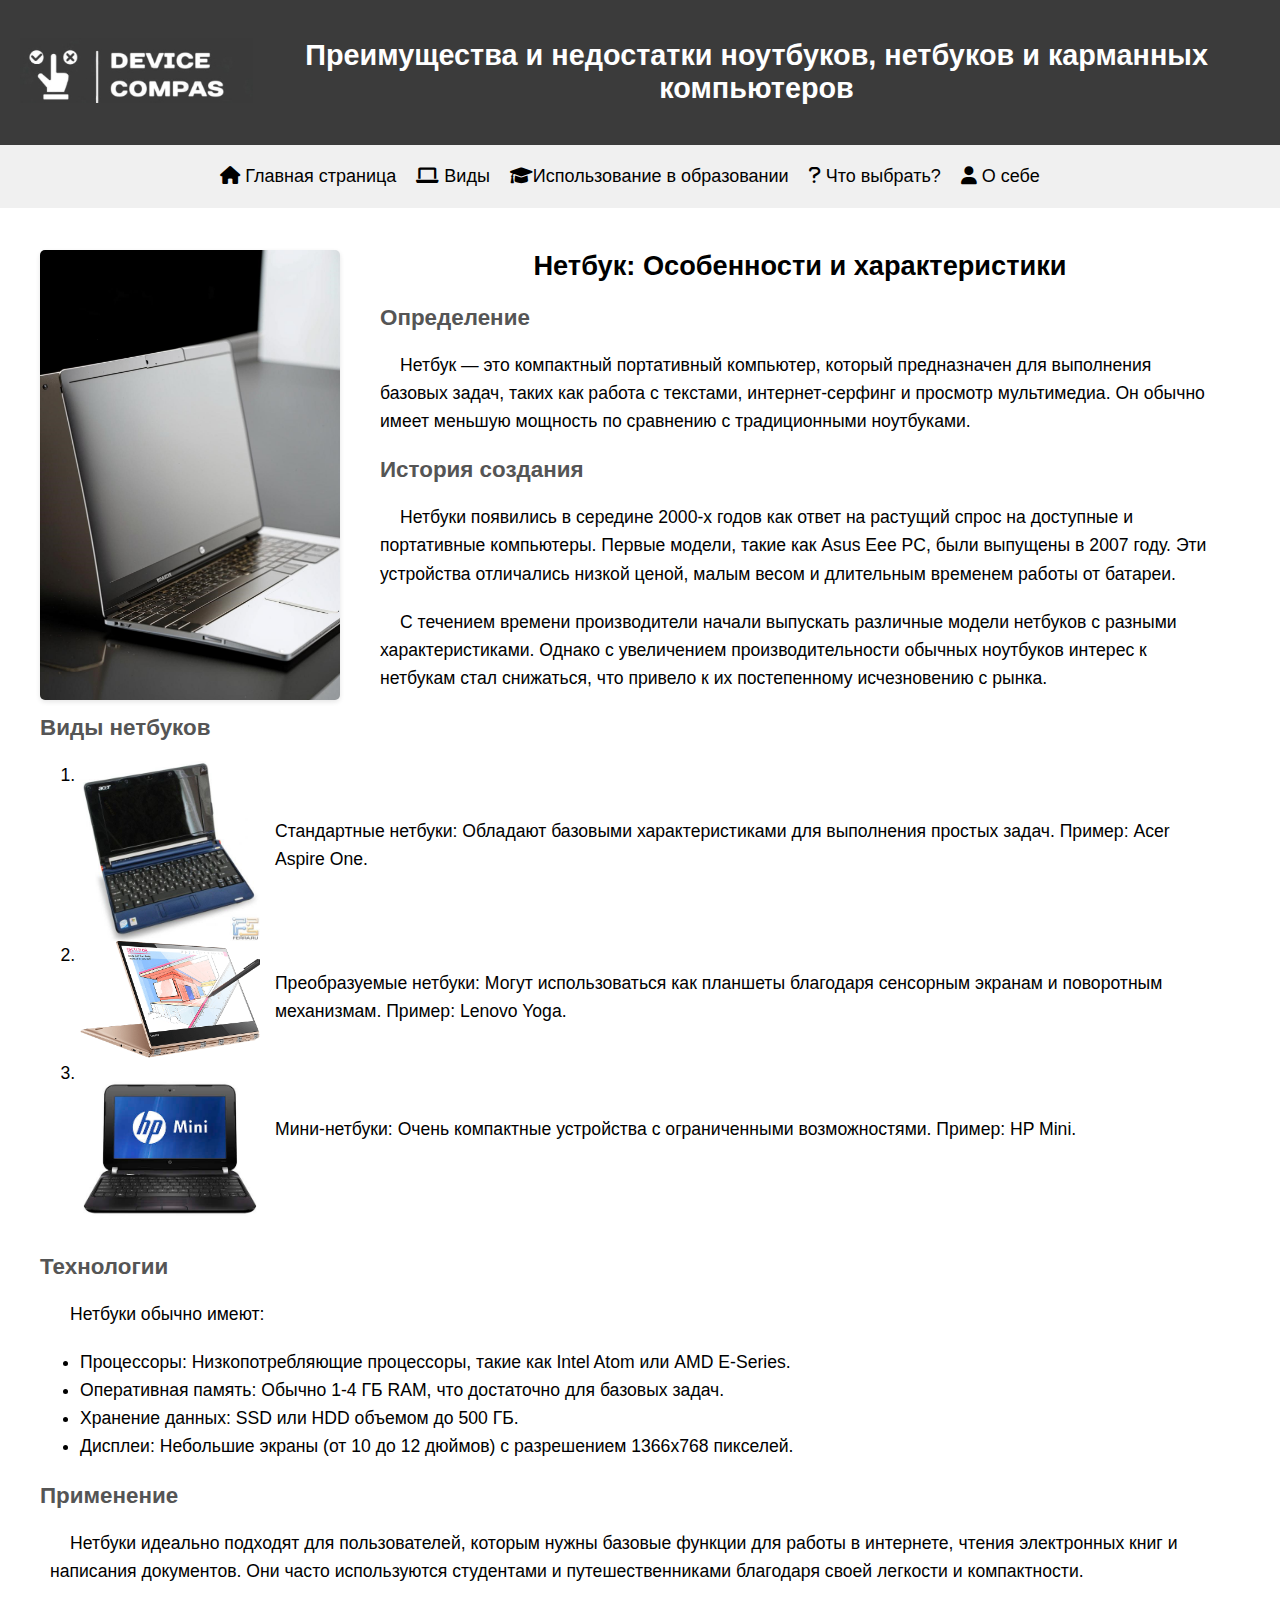
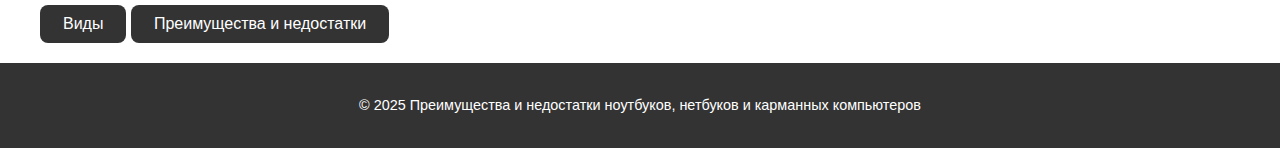
<file: netbook.html>
<!DOCTYPE html>
<html lang="ru">
<head>
    <meta charset="UTF-8">
    <meta name="viewport" content="width=device-width, initial-scale=1.0"> 
    <title>Ноутбук</title>
    <link rel="stylesheet" href="css/style.css">
	<link rel="stylesheet" href="https://cdnjs.cloudflare.com/ajax/libs/font-awesome/6.0.0/css/all.min.css" integrity="sha512-9usAa10IRO0HhonpyAIVpjrylPvoDwiPUiKdWk5t3PyolY1cOd4DSE0Ga+ri4AuTroPR5aQvXU9xC6qOPnzFeg==" crossorigin="anonymous" referrerpolicy="no-referrer" />
</head>
<body>

    <header>
        <div class="header">
            <div class="logo">
                <img src="ris/logo.jpg" alt="Логотип сайта">
            </div>
            <h1 class="header-title">Преимущества и недостатки ноутбуков, нетбуков и карманных компьютеров</h1>
        </div>
    </header>
    
     <nav class="nav3"> 
        <ul>
            <li class="active"><a href="main.html" aria-current="page"><i class="fas fa-home"></i> Главная страница</a></li>
			<li><a href="types.html"><i class="fas fa-laptop"></i> Виды</a></li>
            <li><a href="education.html"><i class="fas fa-graduation-cap"></i>Использование в образовании</a></li>
            <li><a href="choice.html"><i class="fas fa-question"></i> Что выбрать?</a></li>
			<li><a href="about_me.html"><i class="fas fa-user"></i> О себе</a></li>
        </ul>
    </nav>

    <div class="container">
        <main>
            <section class="content">
                <img src="ris/netbook.jpg" alt="Нетбук" class="content-image"> 
                <h2>Нетбук: Особенности и характеристики</h2>
                
                <h3>Определение</h3>
                <p>Нетбук — это компактный портативный компьютер, который предназначен для выполнения базовых задач, таких как работа с текстами, интернет-серфинг и просмотр мультимедиа. Он обычно имеет меньшую мощность по сравнению с традиционными ноутбуками.</p>

                <h3>История создания</h3>
                <p>Нетбуки появились в середине 2000-х годов как ответ на растущий спрос на доступные и портативные компьютеры. Первые модели, такие как Asus Eee PC, были выпущены в 2007 году. Эти устройства отличались низкой ценой, малым весом и длительным временем работы от батареи.</p>

                <p>С течением времени производители начали выпускать различные модели нетбуков с разными характеристиками. Однако с увеличением производительности обычных ноутбуков интерес к нетбукам стал снижаться, что привело к их постепенному исчезновению с рынка.</p>

                <h3>Виды нетбуков</h3>
                <ol>
                    <li><img src="ris/standard-netbook.jpg" alt="Стандартный нетбук" class="content-subsection-image">
					<br>
					<br>
					Стандартные нетбуки: Обладают базовыми характеристиками для выполнения простых задач. Пример: Acer Aspire One.</li>
					<li><img src="ris/convertible-netbook.png" alt="Преобразуемый нетбук" class="content-subsection-image">
					<br>
					Преобразуемые нетбуки: Могут использоваться как планшеты благодаря сенсорным экранам и поворотным механизмам. Пример: Lenovo Yoga.</li>
                    <li><img src="ris/mini-netbook.jpg" alt="Мини-нетбук" class="content-subsection-image">
					<br>
					<br>
					Мини-нетбуки: Очень компактные устройства с ограниченными возможностями. Пример: HP Mini.</li>
                </ol>
				<br>
				<br>
				<br>
				<br>
                <h3>Технологии</h3>
                <p>Нетбуки обычно имеют:</p>
                <ul>
                    <li>Процессоры: Низкопотребляющие процессоры, такие как Intel Atom или AMD E-Series.</li>
                    <li>Оперативная память: Обычно 1-4 ГБ RAM, что достаточно для базовых задач.</li>
                    <li>Хранение данных: SSD или HDD объемом до 500 ГБ.</li>
                    <li>Дисплеи: Небольшие экраны (от 10 до 12 дюймов) с разрешением 1366x768 пикселей.</li>
                </ul>

                <h3>Применение</h3>
                <p>Нетбуки идеально подходят для пользователей, которым нужны базовые функции для работы в интернете, чтения электронных книг и написания документов. Они часто используются студентами и путешественниками благодаря своей легкости и компактности.</p>

                <a href="types.html" class="btn">Виды</a>
				<a href="netbook_advantages_disadvantages.html" class="btn">Преимущества и недостатки</a>
            </section>
        </main>
    </div>

    <footer>
        <p>&copy; 2025 Преимущества и недостатки ноутбуков, нетбуков и карманных компьютеров</p>
    </footer>

</body>
</html>
</file>
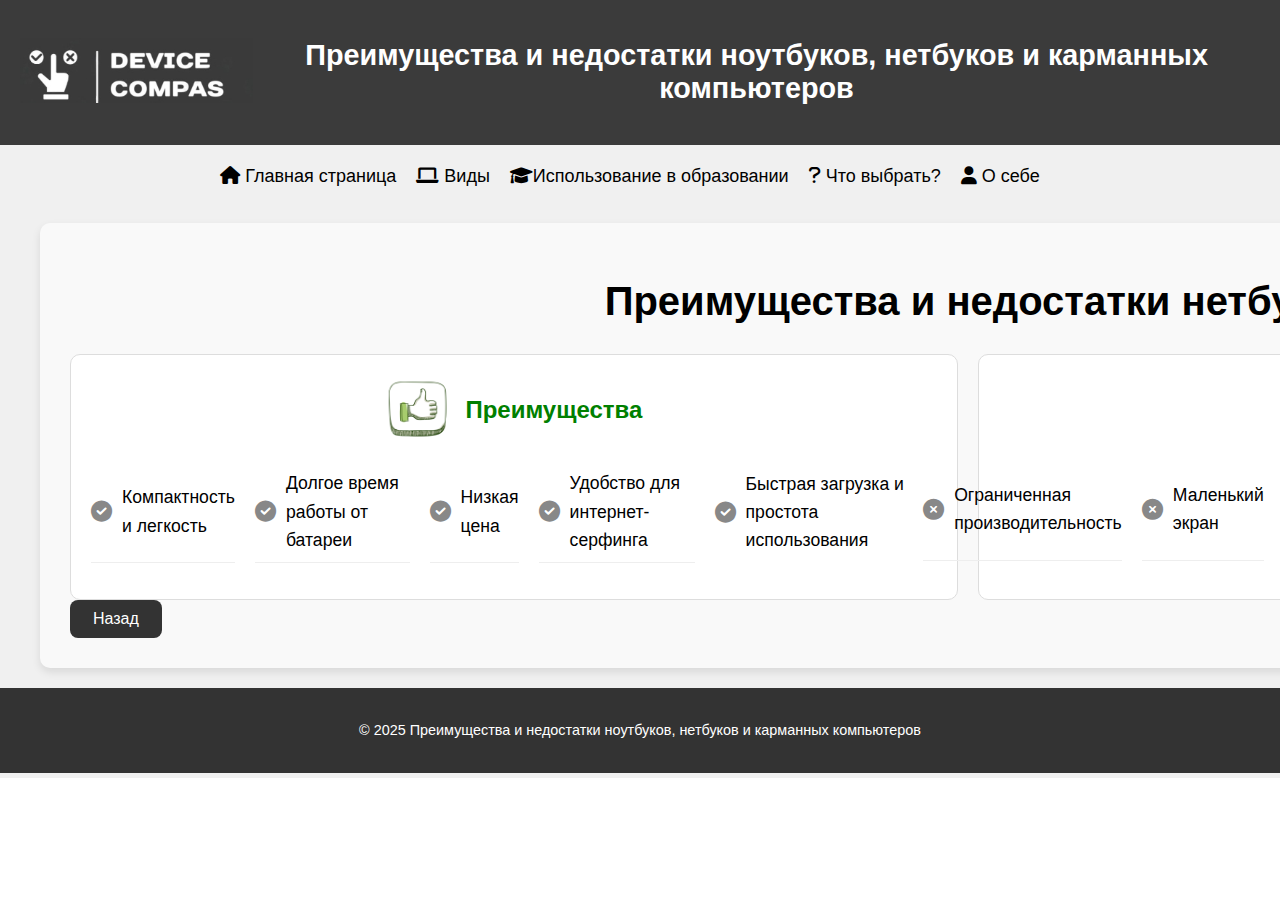
<file: netbook_advantages_disadvantages.html>
<!DOCTYPE html>
<html lang="ru">
<head>
    <meta charset="UTF-8">
	<meta name="viewport" content="width=device-width, initial-scale=1.0"> 
    <title>Преимущества и недостатки нетбуков</title>
    <link rel="stylesheet" href="css/style.css">
    <link rel="stylesheet" href="https://cdnjs.cloudflare.com/ajax/libs/font-awesome/6.0.0/css/all.min.css" integrity="sha512-9usAa10IRO0HhonpyAIVpjrylPvoDwiPUiKdWk5t3PyolY1cOd4DSE0Ga+ri4AuTroPR5aQvXU9xC6qOPnzFeg==" crossorigin="anonymous" referrerpolicy="no-referrer" />
</head>
<body>
 
	<header>
        <div class="header">
            <div class="logo">
                <img src="ris/logo.jpg" alt="Логотип сайта">
            </div>
            <h1 class="header-title">Преимущества и недостатки ноутбуков, нетбуков и карманных компьютеров</h1>
        </div>
    </header>



      <nav class="nav3"> 
        <nav>
            <ul>
                <li class="active"><a href="main.html" aria-current="page"><i class="fas fa-home"></i> Главная страница</a></li>
				<li><a href="types.html"><i class="fas fa-laptop"></i> Виды</a></li>
                <li><a href="education.html"><i class="fas fa-graduation-cap"></i>Использование в образовании</a></li>
                <li><a href="choice.html"><i class="fas fa-question"></i> Что выбрать?</a></li>
				<li><a href="about_me.html"><i class="fas fa-user"></i> О себе</a></li>
            </ul>
        </nav>
    </div>

    <div class="container">
        <main>
            <section class="advantages-disadvantages">
                <h1>Преимущества и недостатки нетбуков</h1>
                <div class="columns">
                    <div class="column advantages">
                         <div class="column-header">
                            <img src="ris/advantages.png" alt="Преимущества" class="column-image">
                            <h2 class="advantages-title">Преимущества</h2>
                         </div> 
						   <ul class="styled-list">
                            <li><i class="fas fa-check-circle"></i>Компактность и легкость</li>
							<li><i class="fas fa-check-circle"></i>Долгое время работы от батареи</li>
                            <li><i class="fas fa-check-circle"></i>Низкая цена</li>
							<li><i class="fas fa-check-circle"></i>Удобство для интернет-серфинга</li>
                            <li><i class="fas fa-check-circle"></i>Быстрая загрузка и простота использования</li>
                        </ul>
                    </div>

                       <div class="column disadvantages">
                        <div class="column-header">
                            <img src="ris/disadvantages.jpeg" alt="Недостатки" class="column-image">
                            <h2 class="disadvantages-title">Недостатки</h2>
                         </div>
                        <ul class="styled-list">
							<li><i class="fas fa-times-circle"></i>Ограниченная производительность</li>
                            <li><i class="fas fa-times-circle"></i>Маленький экран</li>
                            <li><i class="fas fa-times-circle"></i>Небольшая клавиатура</li>
                            <li><i class="fas fa-times-circle"></i>Ограниченные возможности расширения</li>
                            <li><i class="fas fa-times-circle"></i>Проблемы с многозадачностью</li>
							<li><i class="fas fa-times-circle"></i> Нагрев при длительной работе</li>
                        </ul>
                    </div>
                </div>


                <a href="netbook.html" class="btn">Назад</a>
            </section>
        </main>
    </div>

    <footer>
        <p>&copy; 2025 Преимущества и недостатки ноутбуков, нетбуков и карманных компьютеров</p>
    </footer>

</body>
</html>
</file>
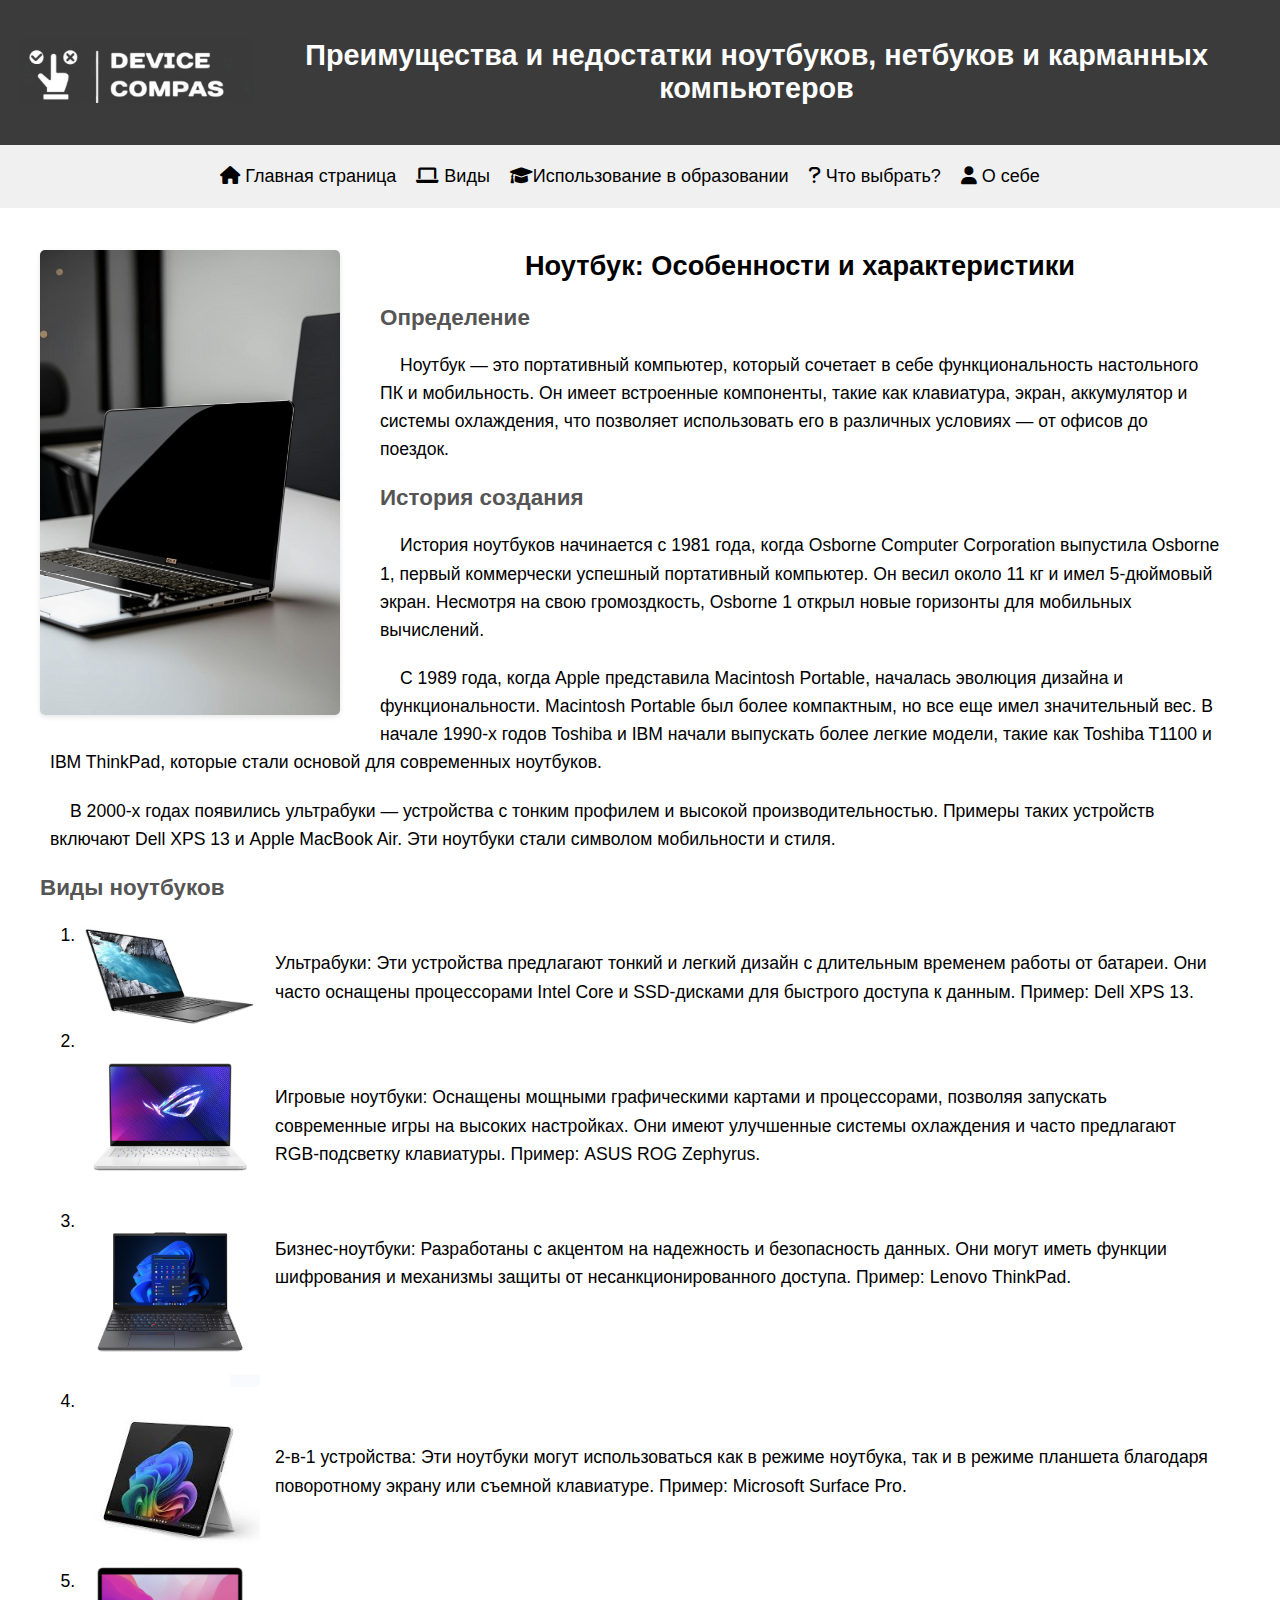
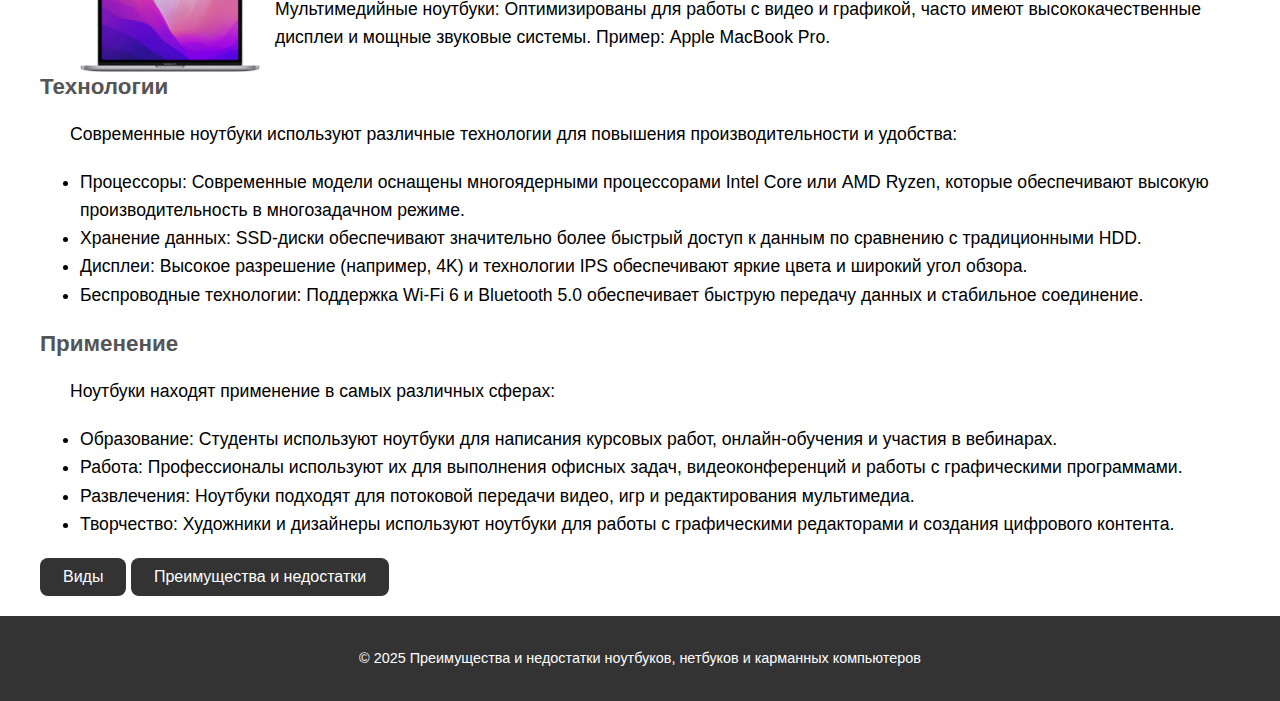
<file: noutbook.html>
<!DOCTYPE html>
<html lang="ru">
<head>
    <meta charset="UTF-8">
	 <meta name="viewport" content="width=device-width, initial-scale=1.0"> 
    <title>Ноутбук</title>
    <link rel="stylesheet" href="css/style.css">
	<link rel="stylesheet" href="https://cdnjs.cloudflare.com/ajax/libs/font-awesome/6.0.0/css/all.min.css" integrity="sha512-9usAa10IRO0HhonpyAIVpjrylPvoDwiPUiKdWk5t3PyolY1cOd4DSE0Ga+ri4AuTroPR5aQvXU9xC6qOPnzFeg==" crossorigin="anonymous" referrerpolicy="no-referrer" />
</head>
<body>

    <header>
        <div class="header">
            <div class="logo">
                <img src="ris/logo.jpg" alt="Логотип сайта">
            </div>
            <h1 class="header-title">Преимущества и недостатки ноутбуков, нетбуков и карманных компьютеров</h1>
        </div>
    </header>
    
     <nav class="nav3"> 
            <ul>
                <li class="active"><a href="main.html" aria-current="page"><i class="fas fa-home"></i> Главная страница</a></li>
				<li><a href="types.html"><i class="fas fa-laptop"></i> Виды</a></li>
                <li><a href="education.html"><i class="fas fa-graduation-cap"></i>Использование в образовании</a></li>
                <li><a href="choice.html"><i class="fas fa-question"></i> Что выбрать?</a></li>
				<li><a href="about_me.html"><i class="fas fa-user"></i> О себе</a></li>
            </ul>
        </nav>
    </div>

    <div class="container">
        <main>
            <section class="content">
                <img src="ris/noutbook.jpg" alt="Ноутбук" class="content-image"> 
                <h2>Ноутбук: Особенности и характеристики</h2>

                <h3>Определение</h3>
                <p>Ноутбук — это портативный компьютер, который сочетает в себе функциональность настольного ПК и мобильность. Он имеет встроенные компоненты, такие как клавиатура, экран, аккумулятор и системы охлаждения, что позволяет использовать его в различных условиях — от офисов до поездок.</p>

				<h3>История создания</h3>

				<p>История ноутбуков начинается с 1981 года, когда Osborne Computer Corporation выпустила Osborne 1, первый коммерчески успешный портативный компьютер. Он весил около 11 кг и имел 5-дюймовый экран. Несмотря на свою громоздкость, Osborne 1 открыл новые горизонты для мобильных вычислений.</p>

				<p>С 1989 года, когда Apple представила Macintosh Portable, началась эволюция дизайна и функциональности. Macintosh Portable был более компактным, но все еще имел значительный вес. В начале 1990-х годов Toshiba и IBM начали выпускать более легкие модели, такие как Toshiba T1100 и IBM ThinkPad, которые стали основой для современных ноутбуков.</p>

				<p>В 2000-х годах появились ультрабуки — устройства с тонким профилем и высокой производительностью. Примеры таких устройств включают Dell XPS 13 и Apple MacBook Air. Эти ноутбуки стали символом мобильности и стиля.</p>
                <h3>Виды ноутбуков</h3>
                <ol>
                    <li>
						<img src="ris/ultrabook.png" alt="Ультрабук" class="content-subsection-image">
							<br>
							Ультрабуки: Эти устройства предлагают тонкий и легкий дизайн с длительным временем работы от батареи. Они часто оснащены процессорами Intel Core и SSD-дисками для быстрого доступа к данным. Пример: Dell XPS 13.
					</li>
                    <li>
						<img src="ris/gaming_laptop.jpg" alt="Игровой ноутбук" class="content-subsection-image">
							<br>
							<br>
							Игровые ноутбуки: Оснащены мощными графическими картами и процессорами, позволяя запускать современные игры на высоких настройках. Они имеют улучшенные системы охлаждения и часто предлагают RGB-подсветку клавиатуры. Пример: ASUS ROG Zephyrus.
					</li>
                    <li>
						<img src="ris/business_laptop.jpg" alt="Бизнес-ноутбук" class="content-subsection-image">
							<br>
							Бизнес-ноутбуки: Разработаны с акцентом на надежность и безопасность данных. Они могут иметь функции шифрования и механизмы защиты от несанкционированного доступа. Пример: Lenovo ThinkPad.
					</li>
                    <li>
						<img src="ris/2in1_laptop.jpg" alt="2-в-1 ноутбук" class="content-subsection-image">
							<br>
							<br>
							2-в-1 устройства: Эти ноутбуки могут использоваться как в режиме ноутбука, так и в режиме планшета благодаря поворотному экрану или съемной клавиатуре. Пример: Microsoft Surface Pro.	
					</li>
                    <li>  	
						<img src="ris/multimedia_laptop.png" alt="Мультимедийный ноутбук" class="content-subsection-image">
							<br>
							Мультимедийные ноутбуки: Оптимизированы для работы с видео и графикой, часто имеют высококачественные дисплеи и мощные звуковые системы. Пример: Apple MacBook Pro.
					</li>
                </ol>

                <h3>Технологии</h3>
                <p>Современные ноутбуки используют различные технологии для повышения производительности и удобства:</p>
                <ul>
                    <li>Процессоры: Современные модели оснащены многоядерными процессорами Intel Core или AMD Ryzen, которые обеспечивают высокую производительность в многозадачном режиме.</li>
                    <li>Хранение данных: SSD-диски обеспечивают значительно более быстрый доступ к данным по сравнению с традиционными HDD.</li>
                    <li>Дисплеи: Высокое разрешение (например, 4K) и технологии IPS обеспечивают яркие цвета и широкий угол обзора.</li>
                    <li>Беспроводные технологии: Поддержка Wi-Fi 6 и Bluetooth 5.0 обеспечивает быструю передачу данных и стабильное соединение.</li>
                </ul>

                <h3>Применение</h3>
                <p>Ноутбуки находят применение в самых различных сферах:</p>
                <ul>
                    <li>Образование: Студенты используют ноутбуки для написания курсовых работ, онлайн-обучения и участия в вебинарах.</li>
                    <li>Работа: Профессионалы используют их для выполнения офисных задач, видеоконференций и работы с графическими программами.</li>
                    <li>Развлечения: Ноутбуки подходят для потоковой передачи видео, игр и редактирования мультимедиа.</li>
                    <li>Творчество: Художники и дизайнеры используют ноутбуки для работы с графическими редакторами и создания цифрового контента.</li>
                </ul>

                <a href="types.html" class="btn">Виды</a>
				<a href="laptop_advantages_disadvantages.html" class="btn">Преимущества и недостатки</a>
            </section>
        </main>
    </div>

    <footer>
        <p>&copy; 2025 Преимущества и недостатки ноутбуков, нетбуков и карманных компьютеров</p>
    </footer>

</body>
</html>
</file>
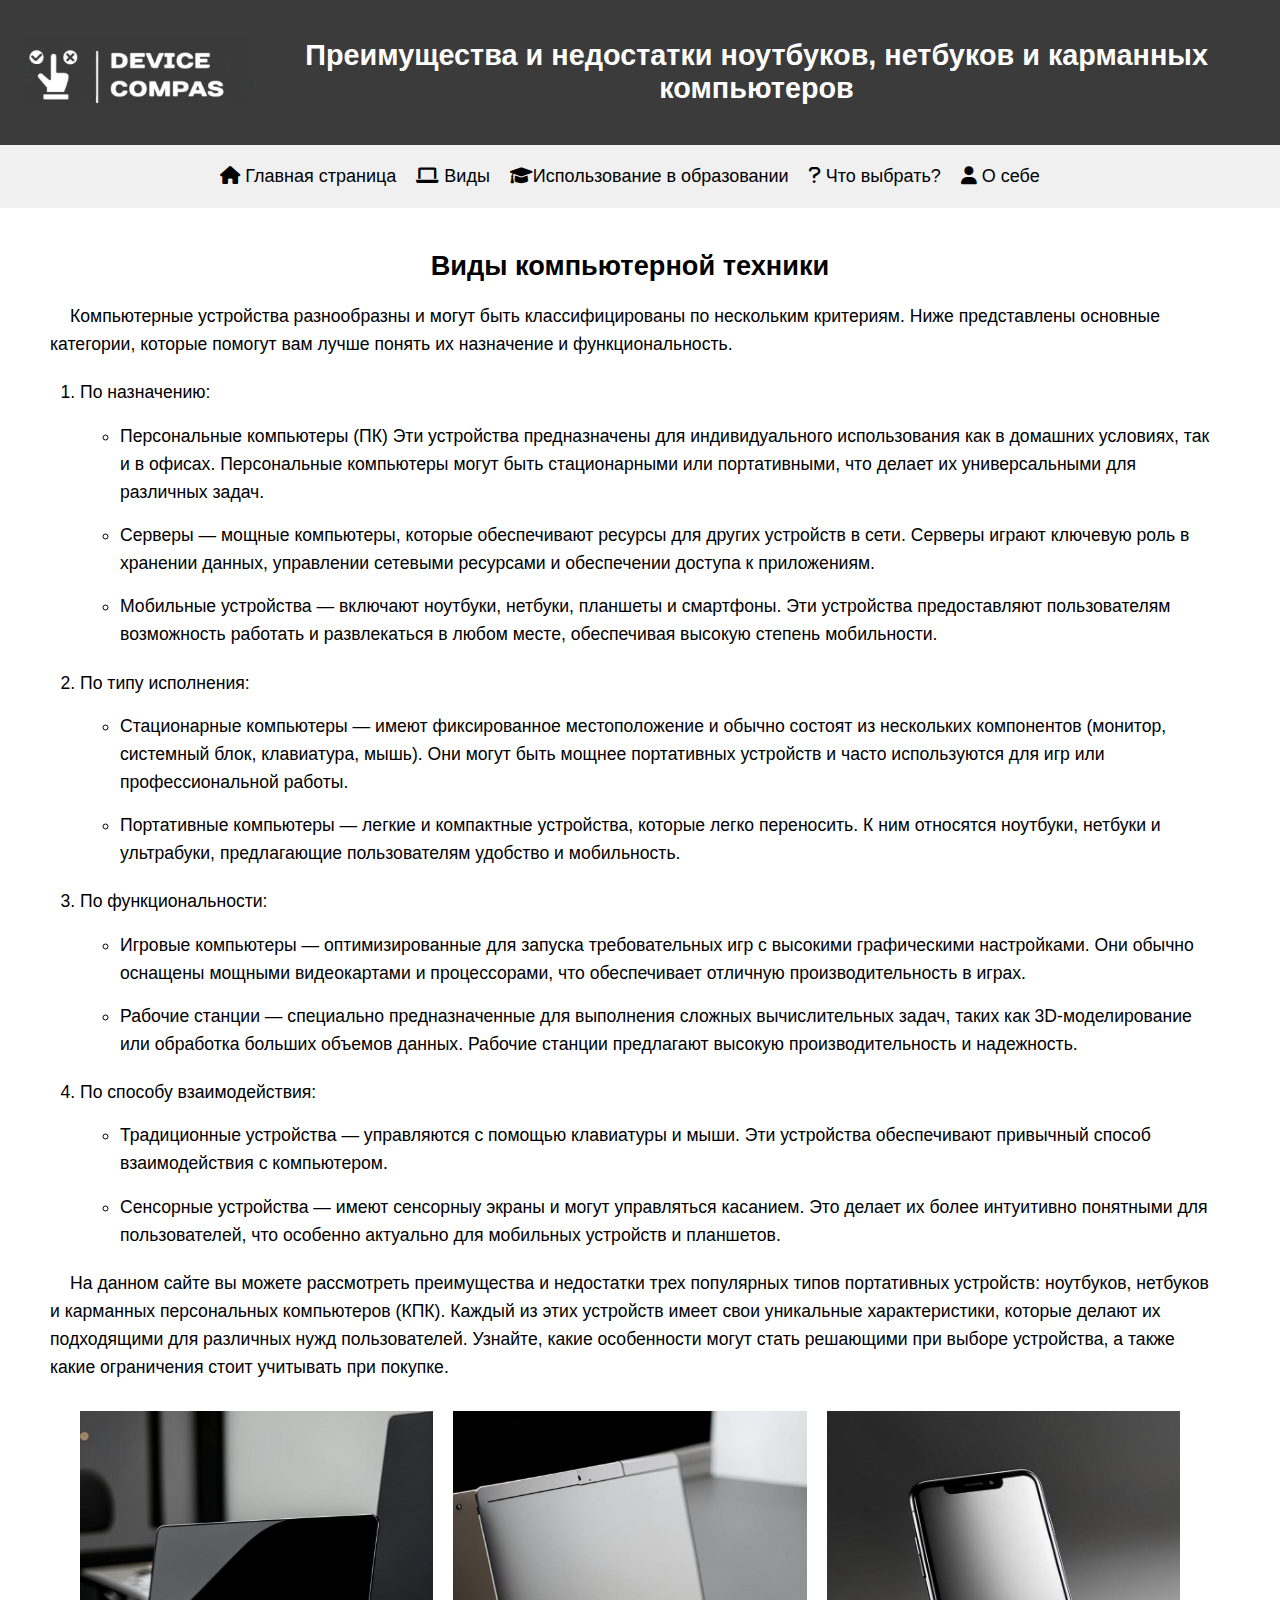
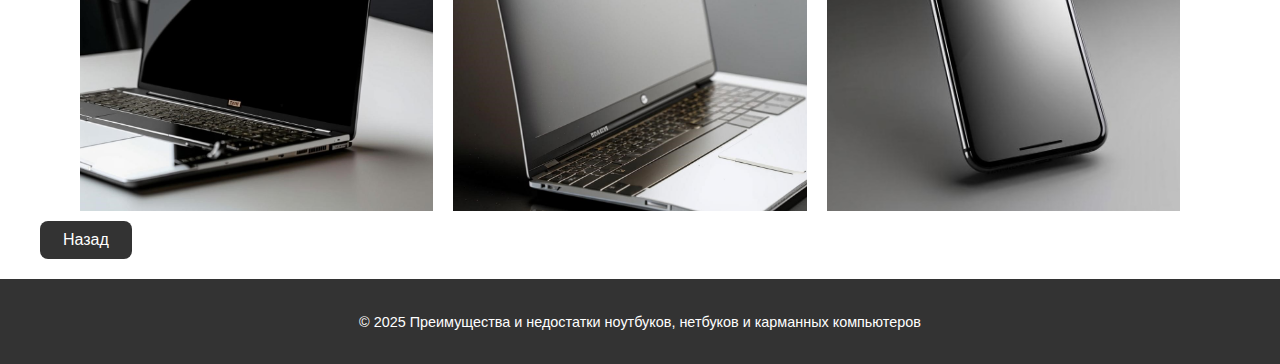
<file: types.html>
<!DOCTYPE html>
<html lang="ru">
<head>
    <meta charset="UTF-8">
	 <meta name="viewport" content="width=device-width, initial-scale=1.0"> 
    <title>Виды компьютерных устройств</title>
    <link rel="stylesheet" href="css/style.css">
	<link rel="stylesheet" href="https://cdnjs.cloudflare.com/ajax/libs/font-awesome/6.0.0/css/all.min.css" integrity="sha512-9usAa10IRO0HhonpyAIVpjrylPvoDwiPUiKdWk5t3PyolY1cOd4DSE0Ga+ri4AuTroPR5aQvXU9xC6qOPnzFeg==" crossorigin="anonymous" referrerpolicy="no-referrer" />
</head>
<body>
<header>
        <div class="header">
            <div class="logo"> 
                <img src="ris/logo.jpg" alt="Логотип сайта">
            </div>
            <h1 class="header-title">Преимущества и недостатки ноутбуков, нетбуков и карманных компьютеров</h1>
        </div>
        </header>
		<div class="nav3"> 
            <nav>
                <ul>
                    <li class="active"><a href="main.html" aria-current="page"><i class="fas fa-home"></i> Главная страница</a></li>
					<li><a href="types.html"><i class="fas fa-laptop"></i> Виды</a></li>
                    <li><a href="education.html"><i class="fas fa-graduation-cap"></i>Использование в образовании</a></li>
                    <li><a href="choice.html"><i class="fas fa-question"></i> Что выбрать?</a></li>
					<li><a href="about_me.html"><i class="fas fa-user"></i> О себе</a></li>
                </ul>
            </nav>
        </div>
 <div class="container">
        <main>
            <section class="content">
                <h2>Виды компьютерной техники</h2>
                <p>Компьютерные устройства разнообразны и могут быть классифицированы по нескольким критериям. Ниже представлены основные категории, которые помогут вам лучше понять их назначение и функциональность.</p>

<ol>
<li>По назначению:</li>
<ul>
<li>Персональные компьютеры (ПК)  
  Эти устройства предназначены для индивидуального использования как в домашних условиях, так и в офисах. Персональные компьютеры могут быть стационарными или портативными, что делает их универсальными для различных задач.</li> 


<li>Серверы — мощные компьютеры, которые обеспечивают ресурсы для других устройств в сети. Серверы играют ключевую роль в хранении данных, управлении сетевыми ресурсами и обеспечении доступа к приложениям.</li> 


<li>Мобильные устройства — включают ноутбуки, нетбуки, планшеты и смартфоны. Эти устройства предоставляют пользователям возможность работать и развлекаться в любом месте, обеспечивая высокую степень мобильности.</li> 

 </ul>
<li>По типу исполнения:</li>
 <ul>
<li>Стационарные компьютеры — имеют фиксированное местоположение и обычно состоят из нескольких компонентов (монитор, системный блок, клавиатура, мышь). Они могут быть мощнее портативных устройств и часто используются для игр или профессиональной работы.</li> 


<li>Портативные компьютеры — легкие и компактные устройства, которые легко переносить. К ним относятся ноутбуки, нетбуки и ультрабуки, предлагающие пользователям удобство и мобильность.</li> 

 </ul>
<li>По функциональности:</li>
 <ul>
<li> Игровые компьютеры — оптимизированные для запуска требовательных игр с высокими графическими настройками. Они обычно оснащены мощными видеокартами и процессорами, что обеспечивает отличную производительность в играх.</li> 


<li> Рабочие станции — специально предназначенные для выполнения сложных вычислительных задач, таких как 3D-моделирование или обработка больших объемов данных. Рабочие станции предлагают высокую производительность и надежность.</li> 
 </ul>
<li>По способу взаимодействия:</li>
 <ul>
<li> Традиционные устройства — управляются с помощью клавиатуры и мыши. Эти устройства обеспечивают привычный способ взаимодействия с компьютером.</li> 

<li> Сенсорные устройства — имеют  сенсорныу экраны и могут управляться касанием. Это делает их более интуитивно понятными для пользователей, что особенно актуально для мобильных устройств и планшетов.
</li> 
</ul>
</ol>
<p>На данном сайте вы можете  рассмотреть преимущества и недостатки трех популярных типов портативных устройств: ноутбуков, нетбуков и карманных персональных компьютеров (КПК). Каждый из этих устройств имеет свои уникальные характеристики, которые делают их подходящими для различных нужд пользователей. Узнайте, какие особенности могут стать решающими при выборе устройства, а также какие ограничения стоит учитывать при покупке.</p>

<div class="post-wrap">
                    <div class="post-item">
                        <div class="post-item-wrap">
                            <a href="noutbook.html" class="post-link">
                                <img src="ris/noutbook.jpg">
                                <div class="post-info">
                                    <div class="post-meta">
                                        <div class="post-cat">Виды компьютерной техники</div>
                                    </div>
                                    <h4 class="post-title">Ноутбук</h4>
                                </div>
                            </a>
                        </div>
                    </div>
                    <div class="post-item">
                        <div class="post-item-wrap">
                            <a href="netbook.html" class="post-link">
                                <img src="ris/netbook.jpg">
                                <div class="post-info">
                                    <div class="post-meta">
                                        <div class="post-cat">Виды компьютерной техники</div>
                                    </div>
                                    <h4 class="post-title">Нетбук</h4>
                                </div>
                            </a>
                        </div>
                    </div>
                    <div class="post-item">
                        <div class="post-item-wrap">
                            <a href="kpk.html" class="post-link">
                                <img src="ris/phone.jpg">
                                <div class="post-info">
                                    <div class="post-meta">
                                        <div class="post-cat">Виды компьютерной техники</div>
                                    </div>
                                    <h4 class="post-title">Карманный персональный компьютер</h4>
                                </div>
                            </a>
                        </div>
                    </div>
                </div>
                <a href="main.html" class="btn">Назад</a>
            </section>
        </main>
    </div>
   <footer>
        <p>&copy; 2025 Преимущества и недостатки ноутбуков, нетбуков и карманных компьютеров</p>
    </footer>
</body>
</html>
</file>
<file: css/style.css>
body {
    padding: 0;
    margin: 0;
    font-family: "Times New Roman", sans-serif;
	background-color: #ffffff;
}
.body-gray{
    background-color: #f0f0f0;
}
/* Header styles */
header {
    background-color: #3b3b3b;
    color: #fff;
    padding: 20px;
}

.header {
    display: flex; 
    align-items: center; 
}
.logo img {
    max-height: 65px; 
}

.header-title {
    text-align: center; 
	font-size: 1.8em;
}

/* Навигация */
.nav2{
     background-color: #ffffff; 
    padding: 5px 0; 

}
.nav3{
    background-color: #f0f0f0; 
    padding: 5px 0; 
}
nav ul {
    list-style: none;
    display: flex; 
    justify-content: center; 
    padding: 0; 
}

nav ul li {
    margin-right: 20px; 
}

nav ul li a {
    color: #000000; 
    text-decoration: none;
	font-size: 18px;
}

nav ul li a:visited {
    color: #6b6868; 
}


nav ul li a:hover {
    color: #1E90FF; 
}
/* Hero section */
.hero {
   text-align: center; 
	padding: 100px 20px;
	background-color: #f0f0f0;
	height: 70vh; 
	width: 98.5%;
}

.hero h2 {
    font-size: 3em;
	margin-bottom: 20px;
}
.hero h3 {
    font-size: 2.7em;
	margin-bottom: 20px;
}
.hero p {font-size: 1.6em;
	margin-bottom: 30px;
}

.btn {
    display: inline-block;
    padding: 10px 20px;
    background-color: #333;
    color: #fff;
    text-decoration: none;
    border-radius: 5px;
}
.btn:hover {
       background-color: #555;
       transition: background-color 0.3s ease;
   }

/* Стили для контейнера контента и сайдбара */
.container {
    display: flex;
    width: 100%;
    max-width: 1200px;
    margin: 0 auto;
    padding: 20px;
}
.header1 {
	color: #fff;
	padding: 20px;
    background:#3b3b3b; 
}
.logo1 img {
    max-height: 65px; 
}

.nav1 {
    display: flex;
    justify-content: space-between;
    align-items: center;
    position: relative;
}

.nav1 .menu1 li {
    margin-left: 30px;
}

.nav1 .menu1 li a {
    color: #fff;
    text-decoration: none;
    font-weight: 600;
    transition: color 0.3s ease;
    position: relative;
    padding-bottom: 5px;
}

.nav1 .menu1 li a:hover {
    color: #ddd;
}

/* Анимация подчеркивания */
.nav1 .menu1 li a::before {
    content: "";
    position: absolute;
    bottom: 0;
    left: 0;
    width: 0;
    height: 2px;
    background-color: #fff;
    transition: width 0.3s ease;
}
.nav1 .menu1 li a:hover::before {
    width: 100%;
}

.nav1 ul {
	list-style: none;}
.nav1 ul li {
	display: inline; 
	margin-right: 20px;}
.nav1 ul li a {
	color: #fff;
	text-decoration: none;}

	/* Hero section styles */
.hero1 {text-align: justify;
    padding: 5px 10px;
    background-color: #FFFFFF;}

.hero1 h2 {
	 text-align: center;
	font-size: 1.7em;
    margin-bottom: 20px;
}
.hero1 p {
	font-size: 1.1em;
    margin-bottom: 30px;
	text-indent: 20px;}

.btn1{
	display: inline-block;
	padding: 12px 24px; 
	background-color: #333;
	color: #fff;
	text-decoration: none;
	border-radius: 5px;
}
.btn1:hover {
    background-color: #ddd;
    color: #667eea;
}
main {
    flex: 3;
    padding-right: 20px;
}

.sidebar {
    flex: 1;
    text-align: center;
}

.sidebar img {
    max-width: 100%;
    height: auto;
    border-radius: 5px;
}
.content h2, .content h3 {
    text-align: left;
    margin-bottom: 20px;
}

.content h2 {
    font-size: 1.7em;
	text-align: center;
  }

.content h3 {
    font-size: 1.4em;
    color: #555; 
}

.content p {
	margin-left: 10px;
    font-size: 1.1em;
    margin-bottom: 20px;
    line-height: 1.6;
	text-indent: 20px;
}

/* Стили для списков */
 .content ul {
       margin-left: 30px;
       margin-bottom: 20px;
       padding-left: 10px;
   }

.content li {
    font-size: 1.1em;
    line-height: 1.6;
}
/* Стили для изображения в контенте */
.content-image {
    max-width: 300px; 
    height: auto;
    float: left;
    margin-right: 40px; 
    margin-bottom: 10px; 
    border-radius: 5px;
    box-shadow: 0 2px 5px rgba(0, 0, 0, 0.1); /* Тень */
}
/* Стили для изображений в списках */
.content-subsection-image {
    max-width: 180px; 
    height: auto;
    float: left; 
    margin-right: 15px;
    border-radius: 5px; 
}
ol li {
    clear: both; 
    margin-bottom: 15px; 
}

/*Посты*/
.post-wrap {
  max-width: 1120px;
  margin: 0 auto;
  display: flex; 
  justify-content: space-between; 
  flex-wrap: wrap; 
}

.post-item {
  padding: 10px;
  flex-basis: 33.33%; 
  box-sizing: border-box; 
}
.post-item-wrap {
  position: relative; 
  height: 400px; 
  overflow: hidden; 
}

.post-item img {
  display: block;
  width: 100%; 
  height: 400px; 
  object-fit: cover; 
}

.post-item:hover .post-info {
  opacity: 1; 
}

.post-link {
  text-decoration: none; 
  display: block;
  height: 100%; 
}

.post-info {
  background: linear-gradient(
    to bottom,
    rgba(0, 0, 0, 0) 0%,
    rgba(0, 0, 0, 0.5) 100%
  ); 
  color: white;
  opacity: 0; 
  position: absolute; 
  bottom: 0; 
  width: 100%; 
  transition: 0.5s linear;
  box-sizing: border-box; 
  padding: 10px; 
}

.post-meta {
  text-transform: uppercase; 
  line-height: 18px;
  font-weight: 500;
  font-size: 11px;
  padding: 0 0 10px 0; 
  margin-bottom: 15px;
  position: relative;
  display: inline-flex;
  align-items: center;
  border-bottom: 1px solid #00FFFF;
}

.post-title {
  padding: 0; 
  font-weight: 600;
  margin-bottom: 15px;
  overflow: hidden; 
  text-overflow: ellipsis;
  white-space: nowrap; 
}
/* Стили для страницы "Преимущества и недостатки" */
.advantages-disadvantages {
    padding: 30px; 
    background-color: #f9f9f9;
    border-radius: 10px; 
    box-shadow: 0 4px 8px rgba(0, 0, 0, 0.1); 
}

.advantages-disadvantages h1 {
    text-align: center;
    margin-bottom: 30px; 
    font-size: 2.5em; 
}

/* Стили для колонок */
.columns {
    display: flex;
    justify-content: space-between;
    gap: 20px; 
}

.column {
    width: 48%;
    padding: 20px;
    border: 1px solid #ddd;
    border-radius: 10px; 
    background-color: #fff;
    text-align: left; 
    transition: transform 0.3s ease; 
}

.column:hover {
    transform: translateY(-5px); 
    box-shadow: 0 6px 12px rgba(0, 0, 0, 0.15); 
}

/* Стили для заголовков колонок */
.column-header {
    display: flex;
    align-items: center;
    justify-content: center;
    margin-bottom: 15px;
}
.advantages-title {
    color: green;
    font-size: 1.5em;
}

.disadvantages-title {
    color: red;
    font-size: 1.5em;
}

/* Стили для изображений колонок */
.column-image {
    max-width: 70px; 
    height: auto;
    margin-right: 10px;
}

.column ul {
    list-style-type: none; 
    padding-left: 0;
}

/* Стили для элементов списка */
.styled-list li {
    font-size: 1.1em;
    line-height: 1.6;
    padding: 8px 0;
    border-bottom: 1px solid #eee; 
    display: flex;
    align-items: center;
}

/* Убираем разделитель у последнего элемента списка */
.styled-list li:last-child {
    border-bottom: none;
}

/* Стили для иконок в списке */
.styled-list li i {
    margin-right: 10px;
    font-size: 1.2em;
    color: #888;
}

.btn {
    display: inline-block;
    padding: 10px 23px;
    background-color: #333;
    color: #fff;
    text-decoration: none;
    border-radius: 8px;
    transition: background-color 0.3s ease;
    font-size: 1em; 
}

.btn:hover {
    background-color: #555;
}


.column p {
    text-align: left;
}
/* Стили для страницы "Использование в образовании" */
.education-examples {
    display: flex;
    flex-wrap: wrap;
    justify-content: space-around;
    margin-bottom: 20px;
}

.example-item {
    width: 30%;
    margin-bottom: 20px;
    border: 1px solid #ddd;
    border-radius: 8px;
    padding: 15px;
    box-shadow: 0 2px 5px rgba(0, 0, 0, 0.1);
}

.example-item h3 {
    font-size: 1.2em;
    margin-bottom: 10px;
    text-align: center;
}

.example-image {
    width: 300px; 
    height: 230px; 
   object-fit: cover;
    border-radius: 5px;
    margin-left: 25px;
}
/*Стили для списков */
.content ul.list-style-1 { 
    list-style-type: none;
    padding-left: 0;
    margin-left: 0;
}

.content ul.list-style-1 li { 
    font-size: 1.1em;
    line-height: 1.6;
    margin-bottom: 8px;
    display: flex;
    align-items: center;
}

.content ul.list-style-1 li i { 
    margin-right: 8px;
    color: #4CAF50;
}

/* Стили для страницы "О себе" */

.container1 {
    max-width: 800px;
    margin: 20px auto;

}

.about-me {
    padding: 30px;
    background-color: #FFFFFF;
    border-radius: 10px;
    box-shadow: 0 4px 8px rgba(0, 0, 0, 0.1);
}

.about-me h2 {
    text-align: center;
    margin-bottom: 25px;
    font-size: 1.7em;
}
.about-me h3 {
    font-size: 1.5em;
    margin-bottom: 15px;
    color: #555;
	text-indent: 20px;
}
.about-me-content {
    display: flex; 
    align-items: center; 
}

.about-me img.profile-photo {
    width: 180px;
    height: auto; 
    margin-right: 20px; 
    box-shadow: 0 2px 5px rgba(0, 0, 0, 0.2);
	  border-radius: 5px; 
}

.about-me p {
    font-size: 1.1em;
    line-height: 1.6;
    margin-bottom: 20px;
    text-align: justify;
	text-indent: 20px;
	
}
.contact-info {
    margin-top: 30px;
}

.contact-info h3 {
    font-size: 1.5em;
    margin-bottom: 15px;
    color: #555;
	text-indent: 20px;
}

.contact-info ul {
    list-style: none;
    padding-left: 0;
}

.contact-info li {
    font-size: 1.1em;
    line-height: 1.6;
    margin-bottom: 8px;
    display: flex;
    align-items: center;
}

.contact-info li i {
    margin-right: 8px;
    color: #337ab7; 
}
.link {
    text-decoration: none; 
    color: black;
}
.link:hover {
    text-decoration: underline; 
}
table {
  width: 100%;
  border-collapse: collapse;
}

th, td {
  border: 1px solid black;
  padding: 8px;
  text-align: center;
}

th {
  background-color: #f2f2f2;
}

.plus {
  color: green;
  font-weight: bold;
}

body {
  font-family: sans-serif;
}


table {
  margin: 20px auto;
}

footer {
    text-align: center;
    padding: 20px;
    background-color: #333;
    color: #fff;
    font-size: 0.9em;
}
</file>
